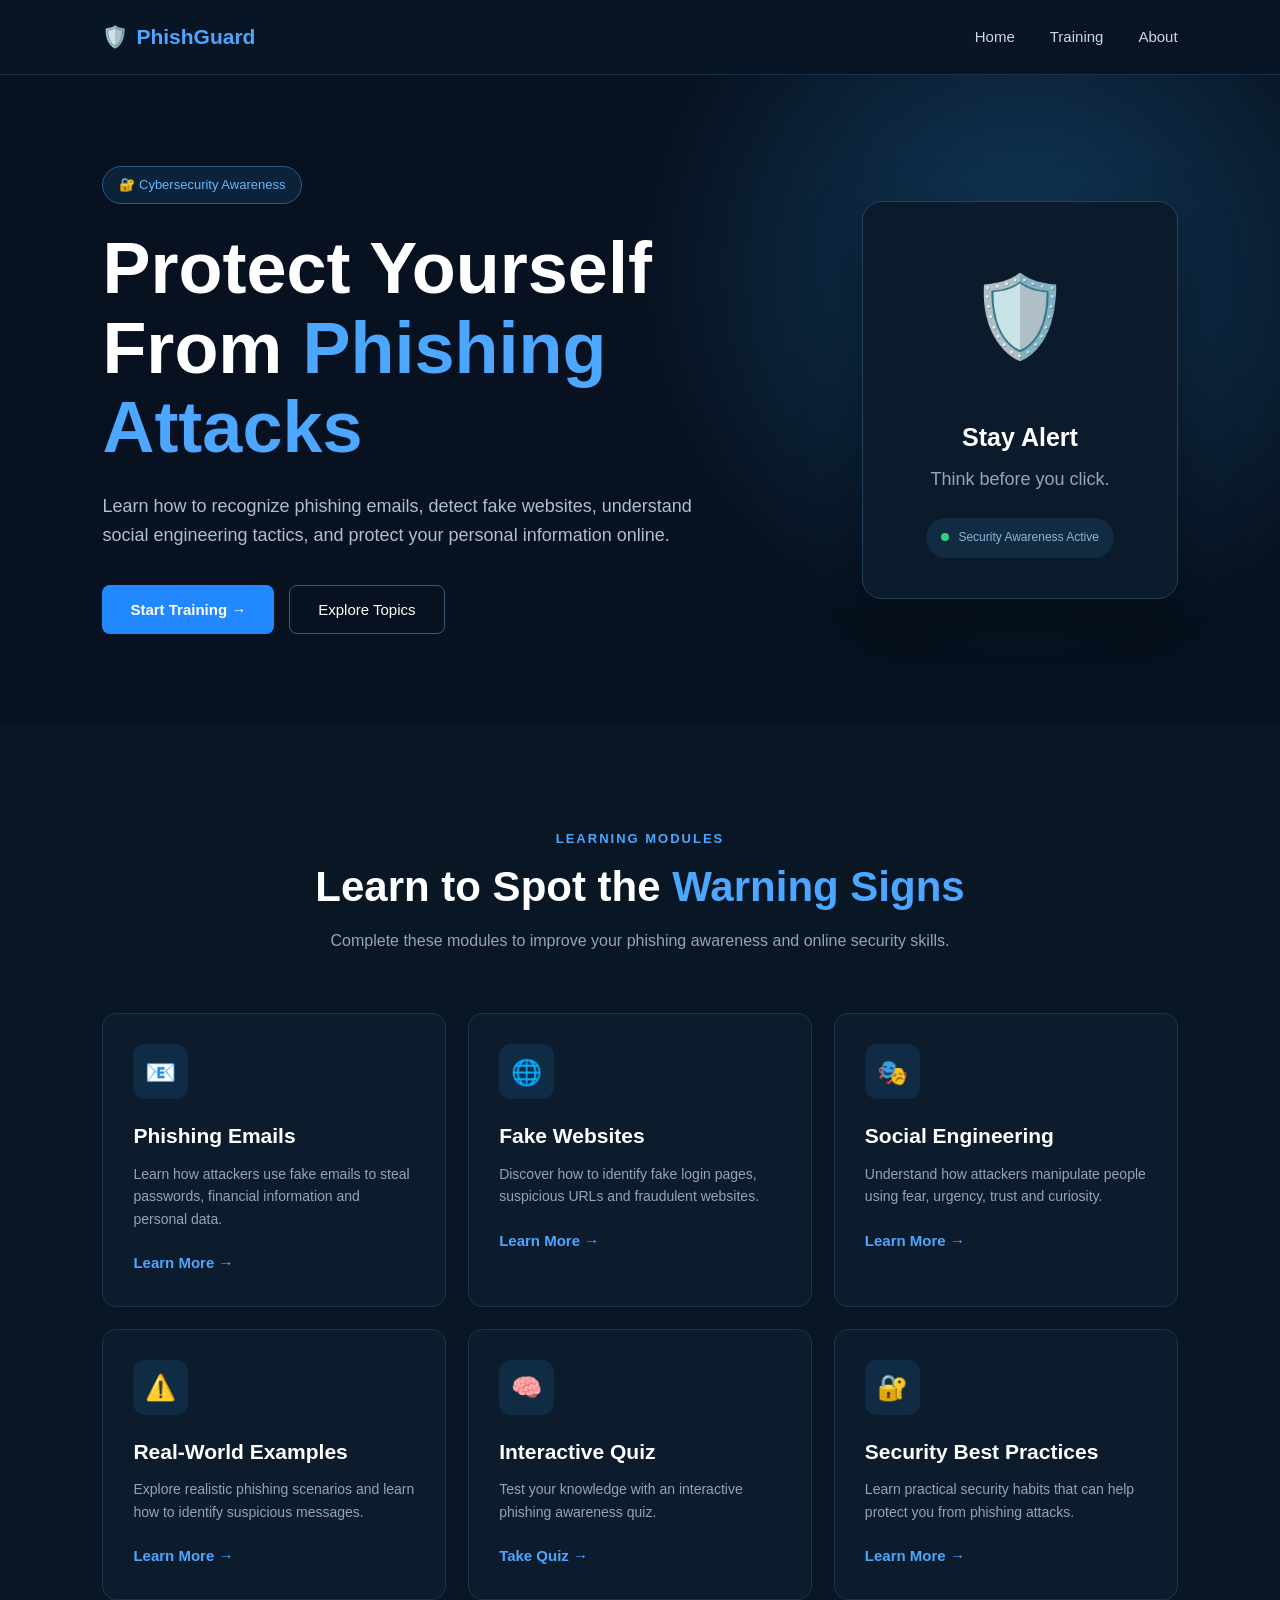
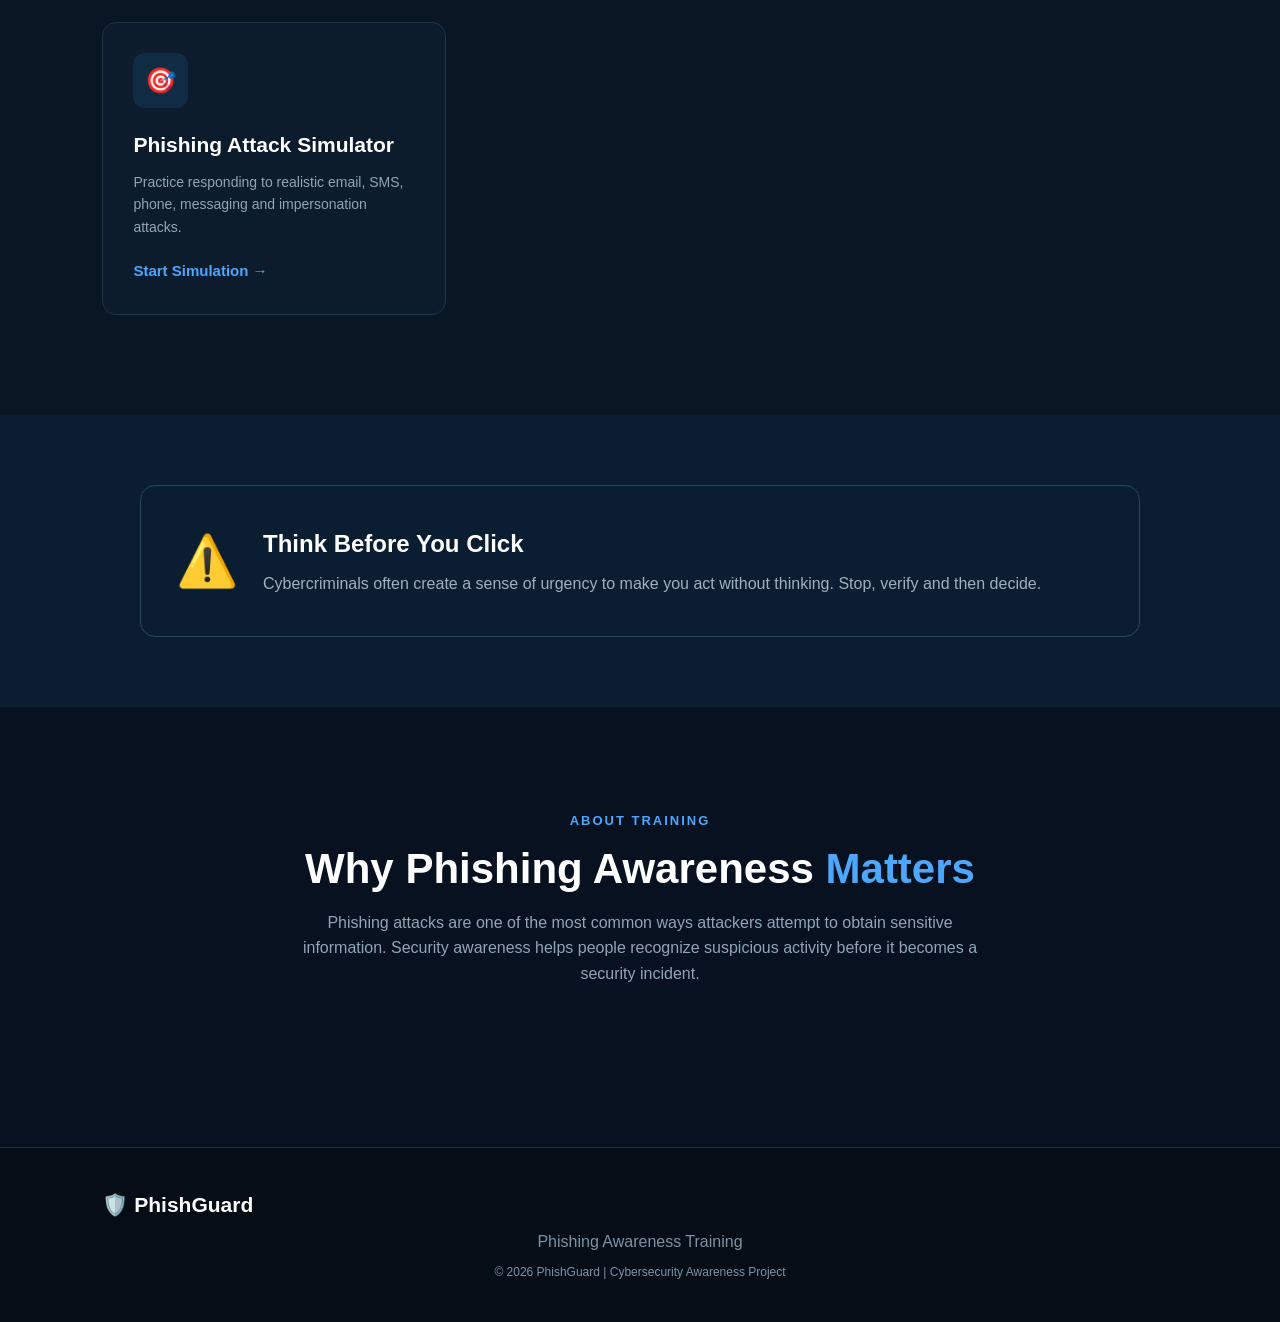
<file: codealpha_tasks/PhishGuard/index.html>
<!DOCTYPE html>
<html lang="en">
<head>
    <meta charset="UTF-8">
    <meta name="viewport" content="width=device-width, initial-scale=1.0">

    <title>Phishing Awareness Training</title>

    <link rel="stylesheet" href="css/style.css">
</head>

<body>

    <!-- Navigation -->
    <header class="navbar">

        <div class="logo">
            🛡️ <span>PhishGuard</span>
        </div>

        <nav>
            <a href="#home">Home</a>
            <a href="#training">Training</a>
            <a href="#about">About</a>
        </nav>

    </header>


    <!-- Hero Section -->
    <section class="hero" id="home">

        <div class="hero-content">

            <div class="badge">
                🔐 Cybersecurity Awareness
            </div>

            <h1>
                Protect Yourself From
                <span>Phishing Attacks</span>
            </h1>

            <p>
                Learn how to recognize phishing emails, detect fake
                websites, understand social engineering tactics,
                and protect your personal information online.
            </p>

            <div class="hero-buttons">

                <button class="primary-btn" onclick="startTraining()">
                    Start Training →
                </button>

                <button class="secondary-btn" onclick="scrollToTraining()">
                    Explore Topics
                </button>

            </div>

        </div>


        <!-- Security Illustration -->
        <div class="security-card">

            <div class="shield">
                🛡️
            </div>

            <h3>Stay Alert</h3>

            <p>
                Think before you click.
            </p>

            <div class="security-status">
                <span class="status-dot"></span>
                Security Awareness Active
            </div>

        </div>

    </section>


    <!-- Training Section -->
    <section class="training" id="training">

        <div class="section-title">

            <span>LEARNING MODULES</span>

            <h2>
                Learn to Spot the
                <span>Warning Signs</span>
            </h2>

            <p>
                Complete these modules to improve your phishing
                awareness and online security skills.
            </p>

        </div>


        <div class="cards">

            <!-- Card 1 -->
            <div class="training-card">

                <div class="card-icon">
                    📧
                </div>

                <h3>Phishing Emails</h3>

                <p>
                    Learn how attackers use fake emails to steal
                    passwords, financial information and personal data.
                </p>

                <button onclick="openModule('email-phishing.html')">
                    Learn More →
                </button>

            </div>


            <!-- Card 2 -->
            <div class="training-card">

                <div class="card-icon">
                    🌐
                </div>

                <h3>Fake Websites</h3>

                <p>
                    Discover how to identify fake login pages,
                    suspicious URLs and fraudulent websites.
                </p>

                <button onclick="openModule('fake-websites.html')">
                    Learn More →
                </button>

            </div>


            <!-- Card 3 -->
            <div class="training-card">

                <div class="card-icon">
                    🎭
                </div>

                <h3>Social Engineering</h3>

                <p>
                    Understand how attackers manipulate people
                    using fear, urgency, trust and curiosity.
                </p>

                <button onclick="openModule('social-engineering.html')">
                    Learn More →
                </button>

            </div>


            <!-- Card 4 -->
            <div class="training-card">

                <div class="card-icon">
                    ⚠️
                </div>

                <h3>Real-World Examples</h3>

                <p>
                    Explore realistic phishing scenarios and
                    learn how to identify suspicious messages.
                </p>

                <button onclick="openModule('examples.html')">
                    Learn More →
                </button>

            </div>


            <!-- Card 5 -->
            <div class="training-card">

                <div class="card-icon">
                    🧠
                </div>

                <h3>Interactive Quiz</h3>

                <p>
                    Test your knowledge with an interactive
                    phishing awareness quiz.
                </p>

                <button onclick="openModule('quiz.html')">
                    Take Quiz →
                </button>

            </div>


            <!-- Card 6 -->
            <div class="training-card">

                <div class="card-icon">
                    🔐
                </div>

                <h3>Security Best Practices</h3>

                <p>
                    Learn practical security habits that can
                    help protect you from phishing attacks.
                </p>

                <button onclick="openModule('best-practices.html')">
                    Learn More →
                </button>

            </div>

            <!-- Phase 7: Attack Simulator -->

            <div class="training-card">

                <div class="card-icon">
                    🎯
                </div>

                <h3>
                    Phishing Attack Simulator
                </h3>

                <p>
                    Practice responding to realistic
                    email, SMS, phone, messaging and
                    impersonation attacks.
                </p>

                <button
                    onclick="window.location.href='attack-simulator.html'"
                >
                    Start Simulation →
                </button>

            </div>

        </div>

    </section>


    <!-- Awareness Section -->
    <section class="awareness">

        <div class="awareness-content">

            <div class="warning-icon">
                ⚠️
            </div>

            <div>

                <h2>
                    Think Before You Click
                </h2>

                <p>
                    Cybercriminals often create a sense of urgency
                    to make you act without thinking. Stop, verify
                    and then decide.
                </p>

            </div>

        </div>

    </section>


    <!-- About -->
    <section class="about" id="about">

        <div class="section-title">

            <span>ABOUT TRAINING</span>

            <h2>
                Why Phishing Awareness
                <span>Matters</span>
            </h2>

            <p>
                Phishing attacks are one of the most common ways
                attackers attempt to obtain sensitive information.
                Security awareness helps people recognize suspicious
                activity before it becomes a security incident.
            </p>

        </div>

    </section>


    <!-- Footer -->
    <footer>

        <div class="logo">
            🛡️ PhishGuard
        </div>

        <p>
            Phishing Awareness Training
        </p>

        <p class="copyright">
            © 2026 PhishGuard | Cybersecurity Awareness Project
        </p>

    </footer>


    <script src="js/script.js"></script>

</body>
</html>
</file>
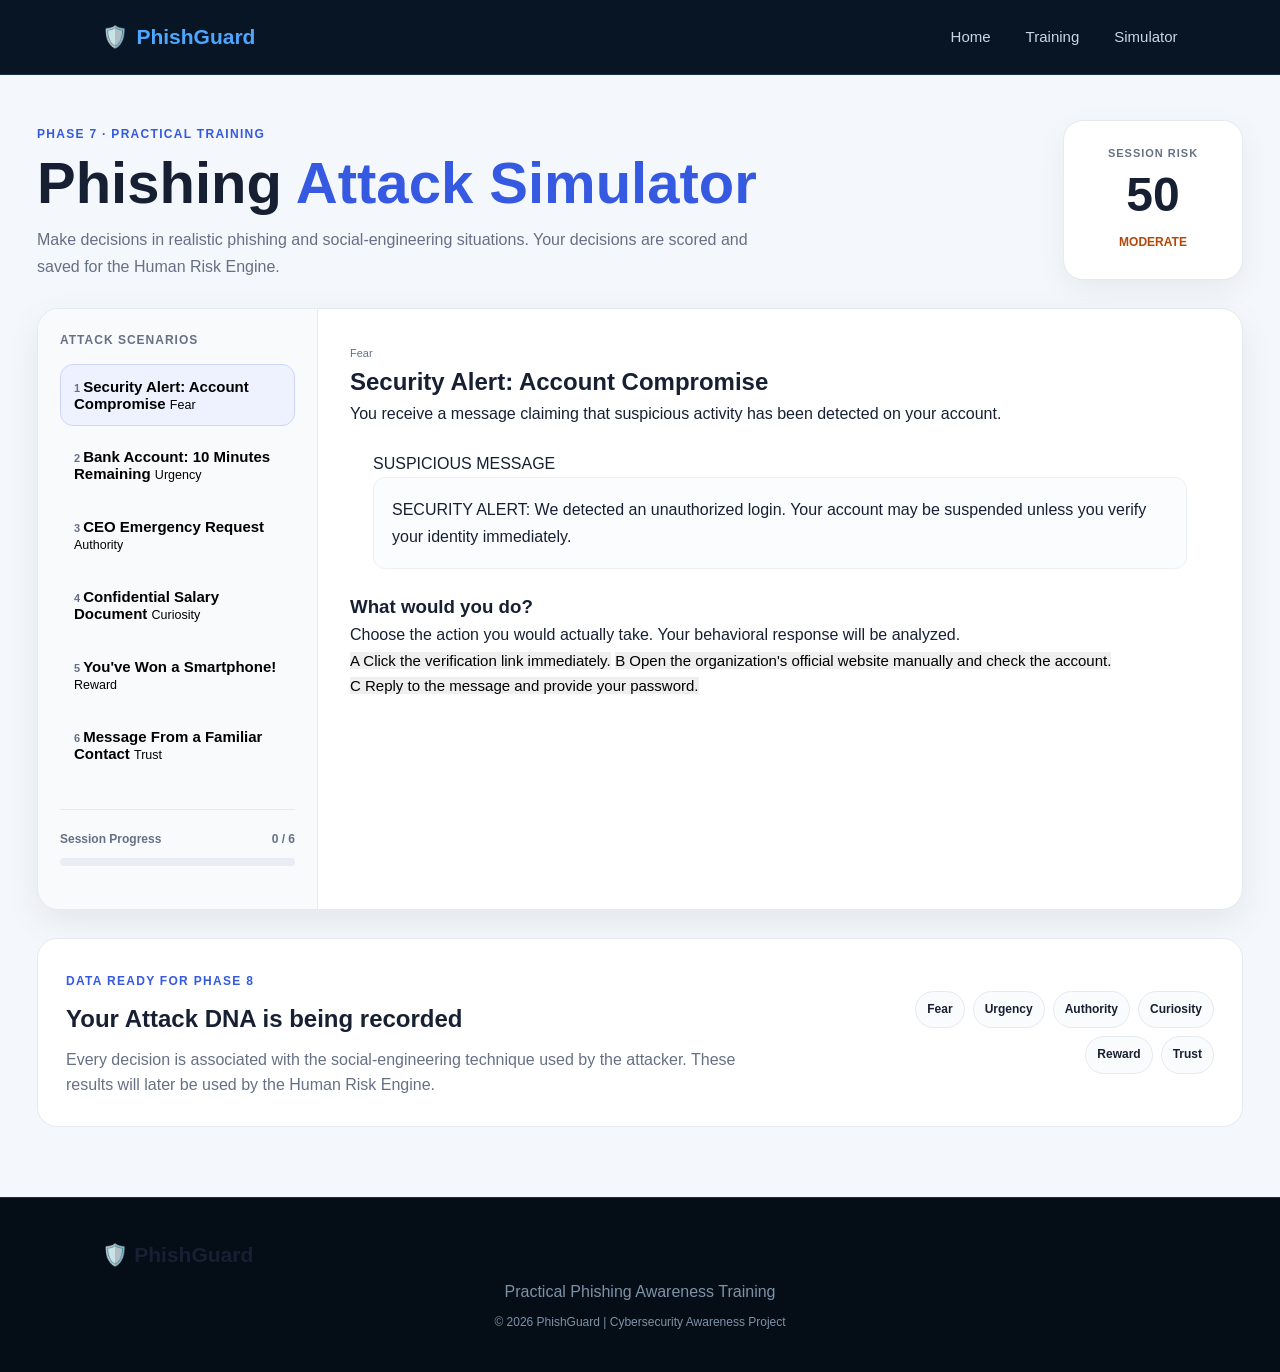
<file: codealpha_tasks/PhishGuard/attack-simulator.html>
<!DOCTYPE html>
<html lang="en">
<head>
    <meta charset="UTF-8">
    <meta name="viewport" content="width=device-width, initial-scale=1.0">

    <title>Attack Simulator | PhishGuard</title>

    <!-- Your existing CSS -->
    <link rel="stylesheet" href="css/style.css">

    <!-- Phase 7 CSS -->
    <link rel="stylesheet" href="css/attack-simulator.css">
</head>

<body>

<header class="navbar">

    <div class="logo">
        🛡️ <span>PhishGuard</span>
    </div>

    <nav>
        <a href="index.html">Home</a>
        <a href="index.html#training">Training</a>
        <a href="attack-simulator.html" class="active-link">
            Simulator
        </a>
    </nav>

</header>


<main class="simulator-page">

    <!-- HERO -->

    <section class="sim-hero">

        <div>

            <span class="eyebrow">
                PHASE 7 · PRACTICAL TRAINING
            </span>

            <h1>
                Phishing
                <span>Attack Simulator</span>
            </h1>

            <p>
                Make decisions in realistic phishing and
                social-engineering situations. Your decisions
                are scored and saved for the Human Risk Engine.
            </p>

        </div>


        <div class="sim-status">

            <div class="status-label">
                SESSION RISK
            </div>

            <strong id="riskScore">
                50
            </strong>

            <span id="riskLevel">
                MODERATE
            </span>

        </div>

    </section>



    <!-- SIMULATOR -->

    <section class="sim-shell">


        <!-- SIDEBAR -->

        <aside class="scenario-sidebar">

            <div class="sidebar-title">
                ATTACK SCENARIOS
            </div>

            <div id="scenarioList"></div>


            <div class="progress-box">

                <div class="progress-label">

                    <span>
                        Session Progress
                    </span>

                    <span id="progressText">
                        0 / 5
                    </span>

                </div>


                <div class="progress-track">

                    <div id="progressBar"></div>

                </div>

            </div>

        </aside>



        <!-- MAIN SCENARIO -->

        <section class="scenario-panel">

            <div id="scenarioContent"></div>

        </section>

    </section>



    <!-- PHASE 8 PREVIEW -->

    <section class="dna-preview">

        <div>

            <span class="eyebrow">
                DATA READY FOR PHASE 8
            </span>

            <h2>
                Your Attack DNA is being recorded
            </h2>

            <p>
                Every decision is associated with the
                social-engineering technique used by the
                attacker. These results will later be used
                by the Human Risk Engine.
            </p>

        </div>


        <div class="dna-chips">

            <span>Fear</span>
            <span>Urgency</span>
            <span>Authority</span>
            <span>Curiosity</span>
            <span>Reward</span>
            <span>Trust</span>

        </div>

    </section>

</main>



<footer>

    <div class="logo">
        🛡️ PhishGuard
    </div>

    <p>
        Practical Phishing Awareness Training
    </p>

    <p class="copyright">
        © 2026 PhishGuard | Cybersecurity Awareness Project
    </p>

</footer>



<!-- Phase 7 JavaScript -->
<!-- Human Risk Engine -->
<script src="js/human-risk-engine.js"></script>

<!-- Phase 7 + Phase 8.3 Attack Simulator -->
<script src="js/attack-simulator.js"></script>
</body>
</html>
</file>
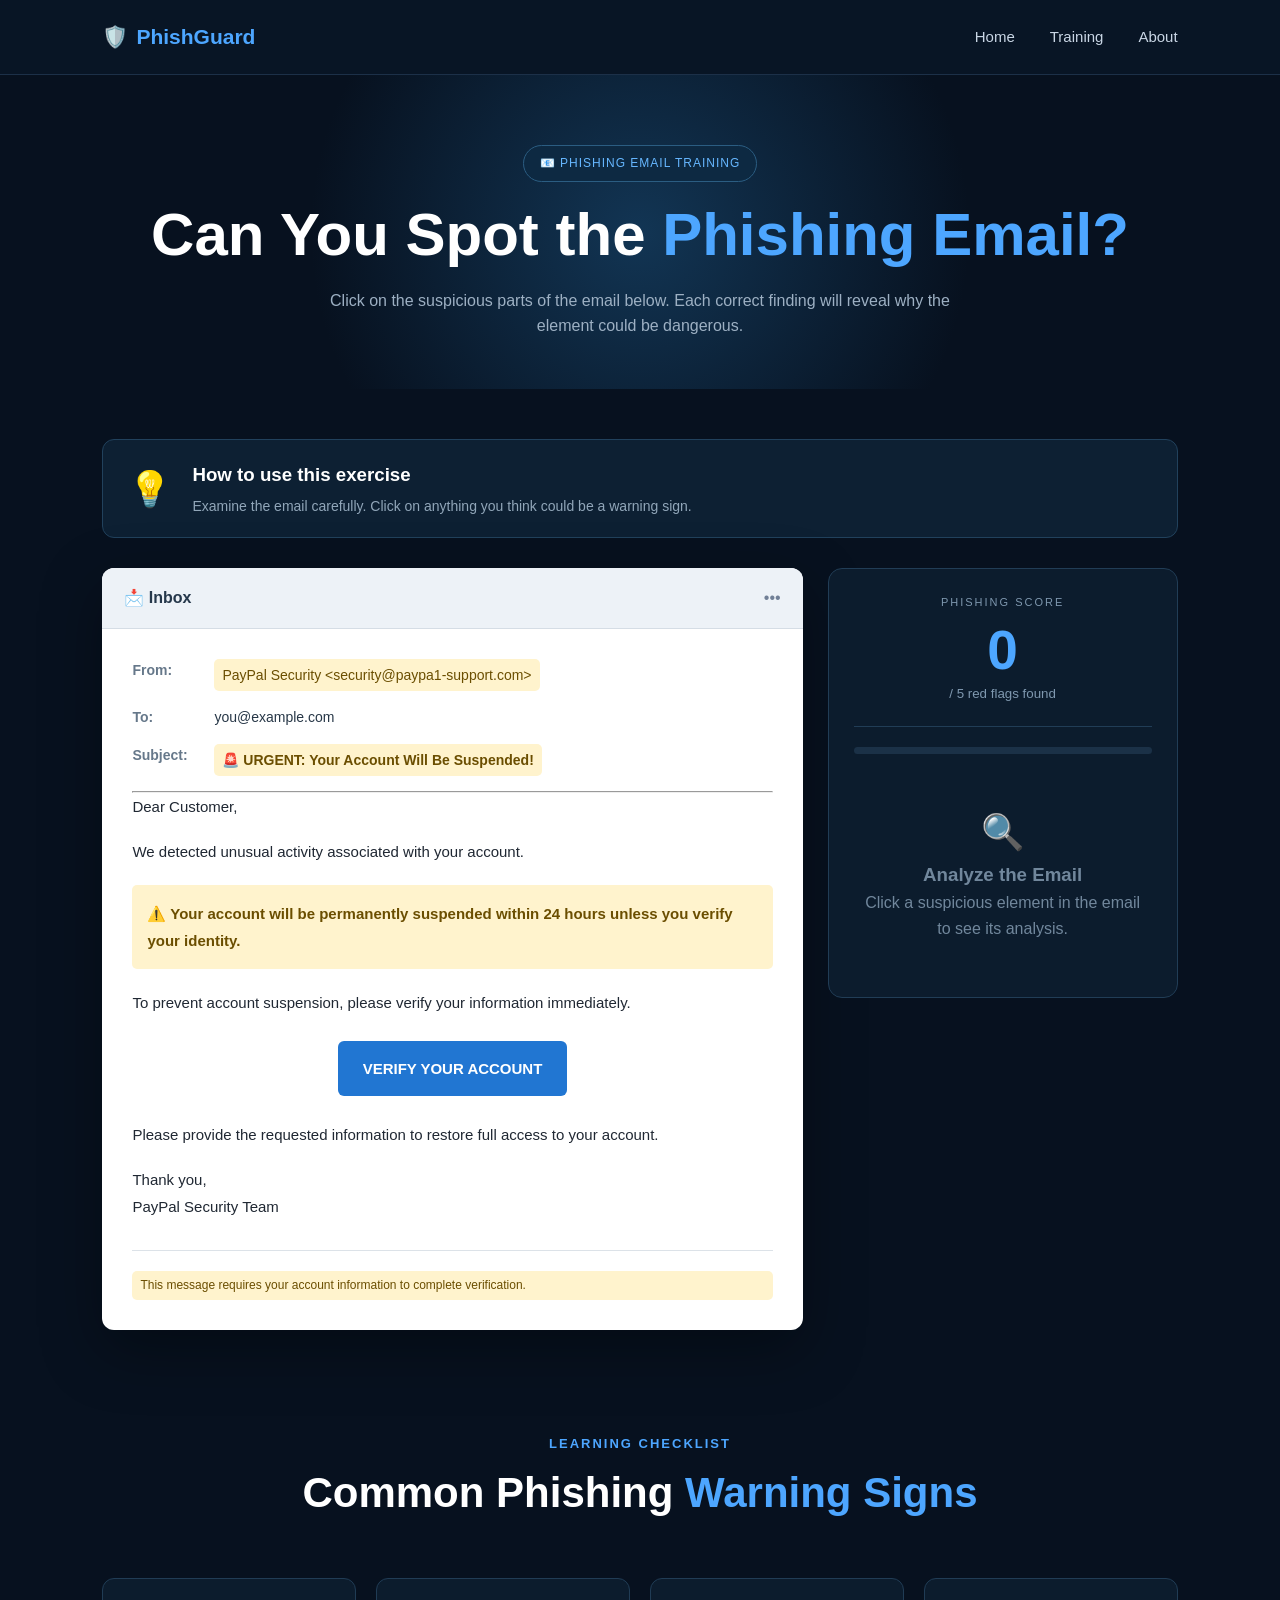
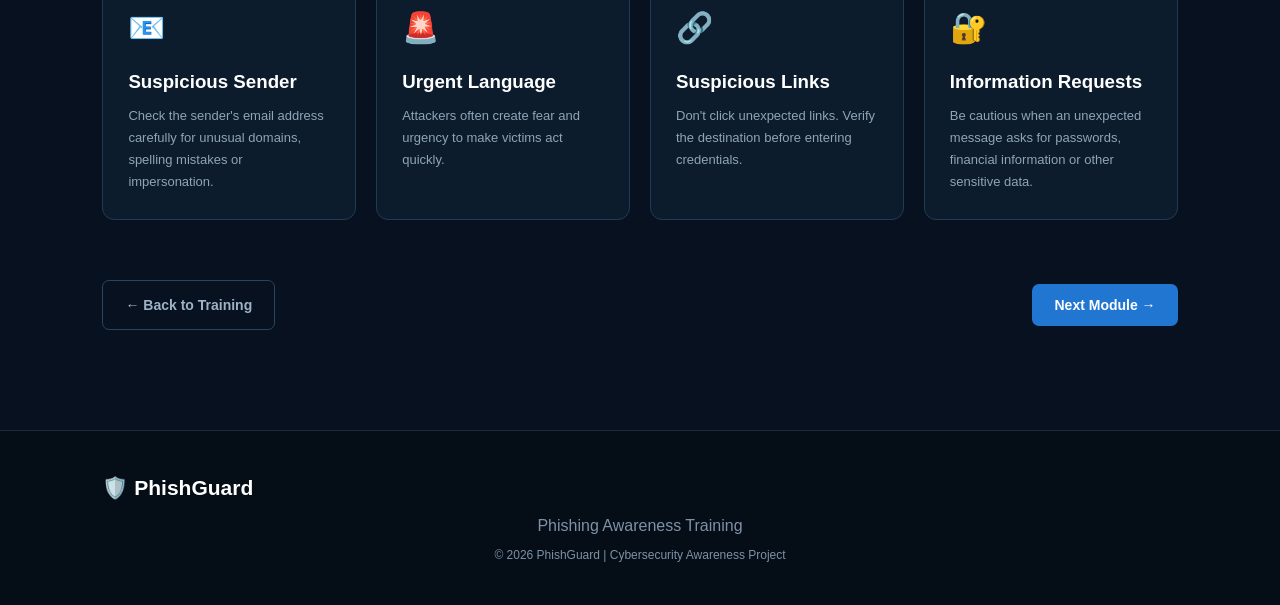
<file: codealpha_tasks/PhishGuard/email-phishing.html>
<!DOCTYPE html>
<html lang="en">

<head>

    <meta charset="UTF-8">

    <meta name="viewport"
          content="width=device-width, initial-scale=1.0">

    <title>Phishing Email Detection | PhishGuard</title>

    <link rel="stylesheet"
          href="css/style.css">

    <link rel="stylesheet"
          href="css/email-phishing.css">

</head>


<body>

    <!-- Navigation -->

    <header class="navbar">

        <div class="logo">
            🛡️ <span>PhishGuard</span>
        </div>

        <nav>
            <a href="index.html">Home</a>
            <a href="index.html#training">Training</a>
            <a href="index.html#about">About</a>
        </nav>

    </header>


    <!-- Page Header -->

    <section class="module-header">

        <div class="module-badge">
            📧 PHISHING EMAIL TRAINING
        </div>

        <h1>
            Can You Spot the
            <span>Phishing Email?</span>
        </h1>

        <p>
            Click on the suspicious parts of the email below.
            Each correct finding will reveal why the element
            could be dangerous.
        </p>

    </section>


    <!-- Main Training Area -->

    <main class="email-training">


        <!-- Instructions -->

        <div class="instructions">

            <div class="instruction-icon">
                💡
            </div>

            <div>

                <h3>How to use this exercise</h3>

                <p>
                    Examine the email carefully. Click on anything
                    you think could be a warning sign.
                </p>

            </div>

        </div>


        <!-- Training Layout -->

        <div class="training-layout">


            <!-- Email -->

            <div class="email-container">

                <div class="email-top">

                    <div class="email-title">
                        📩 Inbox
                    </div>

                    <div class="email-actions">
                        •••
                    </div>

                </div>


                <div class="email-content">


                    <!-- Sender -->

                    <div class="email-row">

                        <strong>From:</strong>

                        <button
                            class="clickable suspicious"
                            data-id="sender">

                            PayPal Security
                            &lt;security@paypa1-support.com&gt;

                        </button>

                    </div>


                    <!-- Recipient -->

                    <div class="email-row">

                        <strong>To:</strong>

                        <span>
                            you@example.com
                        </span>

                    </div>


                    <!-- Subject -->

                    <div class="email-row subject-row">

                        <strong>Subject:</strong>

                        <button
                            class="clickable suspicious"
                            data-id="subject">

                            🚨 URGENT: Your Account Will Be
                            Suspended!

                        </button>

                    </div>


                    <hr>


                    <!-- Email Body -->

                    <div class="email-body">

                        <p>
                            Dear Customer,
                        </p>


                        <p>

                            We detected unusual activity
                            associated with your account.

                        </p>


                        <button
                            class="clickable suspicious body-warning"
                            data-id="urgency">

                            ⚠️ Your account will be permanently
                            suspended within 24 hours unless you
                            verify your identity.

                        </button>


                        <p>

                            To prevent account suspension,
                            please verify your information
                            immediately.

                        </p>


                        <!-- Fake Link -->

                        <button
                            class="fake-link clickable suspicious"
                            data-id="link">

                            VERIFY YOUR ACCOUNT

                        </button>


                        <p>

                            Please provide the requested
                            information to restore full access
                            to your account.

                        </p>


                        <p>

                            Thank you,<br>

                            PayPal Security Team

                        </p>

                    </div>


                    <!-- Footer -->

                    <div class="email-footer">

                        <button
                            class="clickable suspicious"
                            data-id="information">

                            This message requires your account
                            information to complete verification.

                        </button>

                    </div>

                </div>

            </div>


            <!-- Analysis Panel -->

            <aside class="analysis-panel">


                <div class="score-box">

                    <span>PHISHING SCORE</span>

                    <strong id="score">
                        0
                    </strong>

                    <small>
                        / 5 red flags found
                    </small>

                </div>


                <div class="progress-container">

                    <div
                        class="progress-bar"
                        id="progressBar">
                    </div>

                </div>


                <div class="analysis-content"
                     id="analysisContent">

                    <div class="analysis-empty">

                        🔍

                        <h3>
                            Analyze the Email
                        </h3>

                        <p>
                            Click a suspicious element
                            in the email to see its analysis.
                        </p>

                    </div>

                </div>


                <!-- Completion -->

                <div
                    class="completion-message"
                    id="completionMessage">

                    <div class="completion-icon">
                        🎉
                    </div>

                    <h3>
                        Excellent Work!
                    </h3>

                    <p>
                        You identified all major warning
                        signs in this phishing email.
                    </p>

                    <button
                        onclick="resetTraining()">

                        Try Again

                    </button>

                </div>

            </aside>

        </div>


        <!-- Learning Section -->

        <section class="red-flags">

            <div class="section-title">

                <span>LEARNING CHECKLIST</span>

                <h2>
                    Common Phishing
                    <span>Warning Signs</span>
                </h2>

            </div>


            <div class="flag-grid">

                <div class="flag-card">

                    <div>📧</div>

                    <h3>
                        Suspicious Sender
                    </h3>

                    <p>
                        Check the sender's email address
                        carefully for unusual domains,
                        spelling mistakes or impersonation.
                    </p>

                </div>


                <div class="flag-card">

                    <div>🚨</div>

                    <h3>
                        Urgent Language
                    </h3>

                    <p>
                        Attackers often create fear and
                        urgency to make victims act quickly.
                    </p>

                </div>


                <div class="flag-card">

                    <div>🔗</div>

                    <h3>
                        Suspicious Links
                    </h3>

                    <p>
                        Don't click unexpected links.
                        Verify the destination before
                        entering credentials.
                    </p>

                </div>


                <div class="flag-card">

                    <div>🔐</div>

                    <h3>
                        Information Requests
                    </h3>

                    <p>
                        Be cautious when an unexpected
                        message asks for passwords,
                        financial information or other
                        sensitive data.
                    </p>

                </div>

            </div>

        </section>


        <!-- Navigation -->

        <div class="module-navigation">

            <a href="index.html"
               class="back-button">

                ← Back to Training

            </a>

            <button
                onclick="goToNextModule()"
                class="next-button">

                Next Module →

            </button>

        </div>

    </main>


    <footer>

        <div class="logo">
            🛡️ PhishGuard
        </div>

        <p>
            Phishing Awareness Training
        </p>

        <p class="copyright">
            © 2026 PhishGuard | Cybersecurity Awareness Project
        </p>

    </footer>


    <script src="js/email-phishing.js"></script>

</body>

</html>
</file>
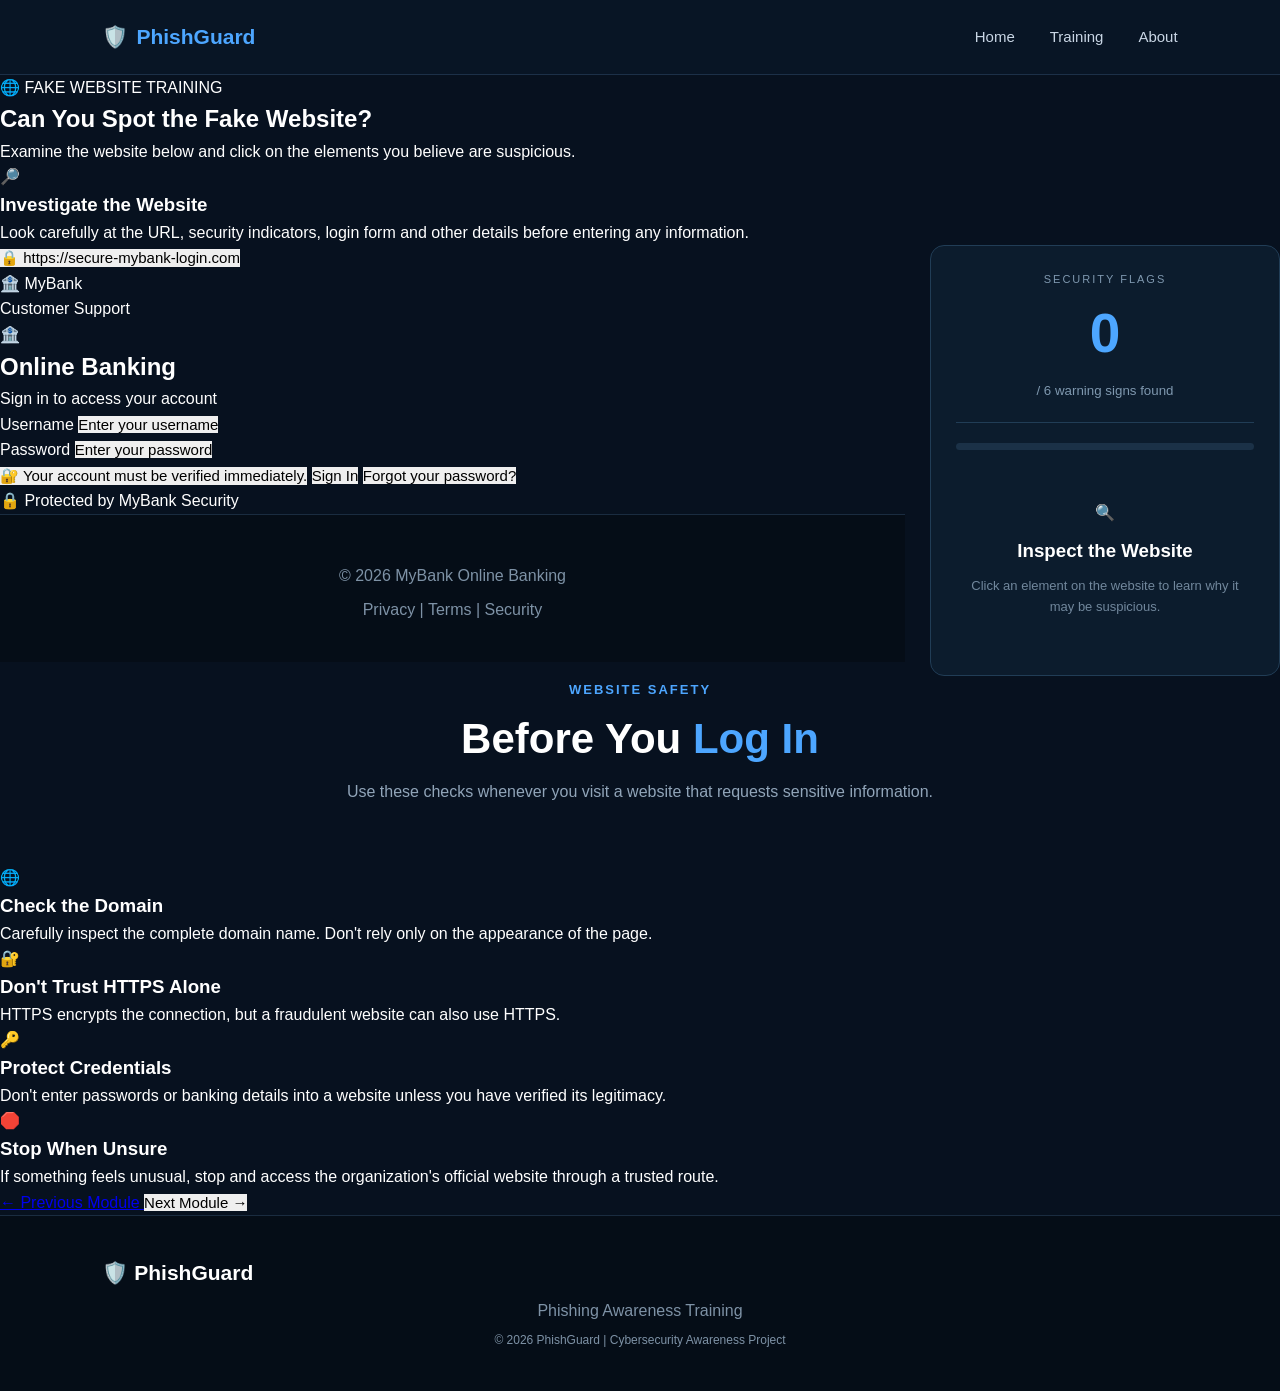
<file: codealpha_tasks/PhishGuard/fake-websites.html>
<!DOCTYPE html>
<html lang="en">

<head>

    <meta charset="UTF-8">

    <meta name="viewport"
          content="width=device-width, initial-scale=1.0">

    <title>Fake Website Detection | PhishGuard</title>

    <link rel="stylesheet" href="css/style.css">

    <link rel="stylesheet" href="css/fake-websites.css">

</head>

<body>

    <!-- Navigation -->

    <header class="navbar">

        <div class="logo">
            🛡️ <span>PhishGuard</span>
        </div>

        <nav>
            <a href="index.html">Home</a>
            <a href="index.html#training">Training</a>
            <a href="index.html#about">About</a>
        </nav>

    </header>


    <!-- Header -->

    <section class="module-header">

        <div class="module-badge">
            🌐 FAKE WEBSITE TRAINING
        </div>

        <h1>
            Can You Spot the
            <span>Fake Website?</span>
        </h1>

        <p>
            Examine the website below and click on the
            elements you believe are suspicious.
        </p>

    </section>


    <!-- Main -->

    <main class="website-training">


        <!-- Instructions -->

        <div class="instructions">

            <div class="instruction-icon">
                🔎
            </div>

            <div>

                <h3>
                    Investigate the Website
                </h3>

                <p>
                    Look carefully at the URL, security indicators,
                    login form and other details before entering
                    any information.
                </p>

            </div>

        </div>


        <!-- Training Layout -->

        <div class="website-layout">


            <!-- Fake Browser -->

            <div class="browser-window">


                <!-- Browser Bar -->

                <div class="browser-bar">

                    <div class="browser-buttons">

                        <span></span>
                        <span></span>
                        <span></span>

                    </div>


                    <!-- URL -->

                    <button
                        class="browser-url clickable"
                        data-id="url">

                        🔒
                        https://secure-mybank-login.com

                    </button>

                </div>


                <!-- Website -->

                <div class="fake-bank-site">


                    <!-- Website Header -->

                    <header class="bank-header">

                        <div class="bank-logo">
                            🏦 MyBank
                        </div>

                        <div class="bank-support">
                            Customer Support
                        </div>

                    </header>


                    <!-- Login Area -->

                    <div class="login-area">

                        <div class="login-card">


                            <div class="bank-icon">
                                🏦
                            </div>


                            <h2>
                                Online Banking
                            </h2>

                            <p class="login-subtitle">
                                Sign in to access your account
                            </p>


                            <!-- Username -->

                            <div class="input-group">

                                <label>
                                    Username
                                </label>

                                <button
                                    class="fake-input clickable"
                                    data-id="login-form">

                                    Enter your username

                                </button>

                            </div>


                            <!-- Password -->

                            <div class="input-group">

                                <label>
                                    Password
                                </label>

                                <button
                                    class="fake-input clickable"
                                    data-id="password">

                                    Enter your password

                                </button>

                            </div>


                            <!-- Fake Security Message -->

                            <button
                                class="security-warning clickable"
                                data-id="security">

                                🔐 Your account must be
                                verified immediately.

                            </button>


                            <!-- Login -->

                            <button
                                class="login-button clickable"
                                data-id="login-button">

                                Sign In

                            </button>


                            <!-- Forgot Password -->

                            <button
                                class="forgot-link clickable"
                                data-id="forgot-password">

                                Forgot your password?

                            </button>


                            <div class="login-footer">

                                🔒 Protected by MyBank Security

                            </div>

                        </div>

                    </div>


                    <!-- Website Footer -->

                    <footer class="bank-footer">

                        <p>
                            © 2026 MyBank Online Banking
                        </p>

                        <p>
                            Privacy | Terms | Security
                        </p>

                    </footer>

                </div>

            </div>


            <!-- Analysis Panel -->

            <aside class="analysis-panel">


                <div class="score-box">

                    <span>
                        SECURITY FLAGS
                    </span>

                    <strong id="score">
                        0
                    </strong>

                    <small>
                        / 6 warning signs found
                    </small>

                </div>


                <div class="progress-container">

                    <div
                        class="progress-bar"
                        id="progressBar">
                    </div>

                </div>


                <div
                    class="analysis-content"
                    id="analysisContent">

                    <div class="analysis-empty">

                        🔍

                        <h3>
                            Inspect the Website
                        </h3>

                        <p>
                            Click an element on the website
                            to learn why it may be suspicious.
                        </p>

                    </div>

                </div>


                <!-- Completion -->

                <div
                    class="completion-message"
                    id="completionMessage">

                    <div class="completion-icon">
                        🎉
                    </div>

                    <h3>
                        Great Investigation!
                    </h3>

                    <p>
                        You found all the major warning
                        signs on this fake website.
                    </p>

                    <button onclick="resetWebsiteTraining()">
                        Try Again
                    </button>

                </div>

            </aside>

        </div>


        <!-- Safety Tips -->

        <section class="website-tips">

            <div class="section-title">

                <span>
                    WEBSITE SAFETY
                </span>

                <h2>
                    Before You
                    <span>Log In</span>
                </h2>

                <p>
                    Use these checks whenever you visit a
                    website that requests sensitive information.
                </p>

            </div>


            <div class="tips-grid">


                <div class="tip-card">

                    <div class="tip-icon">
                        🌐
                    </div>

                    <h3>
                        Check the Domain
                    </h3>

                    <p>
                        Carefully inspect the complete domain
                        name. Don't rely only on the appearance
                        of the page.
                    </p>

                </div>


                <div class="tip-card">

                    <div class="tip-icon">
                        🔐
                    </div>

                    <h3>
                        Don't Trust HTTPS Alone
                    </h3>

                    <p>
                        HTTPS encrypts the connection, but a
                        fraudulent website can also use HTTPS.
                    </p>

                </div>


                <div class="tip-card">

                    <div class="tip-icon">
                        🔑
                    </div>

                    <h3>
                        Protect Credentials
                    </h3>

                    <p>
                        Don't enter passwords or banking details
                        into a website unless you have verified
                        its legitimacy.
                    </p>

                </div>


                <div class="tip-card">

                    <div class="tip-icon">
                        🛑
                    </div>

                    <h3>
                        Stop When Unsure
                    </h3>

                    <p>
                        If something feels unusual, stop and
                        access the organization's official website
                        through a trusted route.
                    </p>

                </div>

            </div>

        </section>


        <!-- Navigation -->

        <div class="module-navigation">

            <a
                href="email-phishing.html"
                class="back-button">

                ← Previous Module

            </a>


            <button
                class="next-button"
                onclick="goToNextModule()">

                Next Module →

            </button>

        </div>

    </main>


    <!-- Footer -->

    <footer>

        <div class="logo">
            🛡️ PhishGuard
        </div>

        <p>
            Phishing Awareness Training
        </p>

        <p class="copyright">
            © 2026 PhishGuard | Cybersecurity Awareness Project
        </p>

    </footer>


    <script src="js/fake-websites.js"></script>

</body>

</html>
</file>
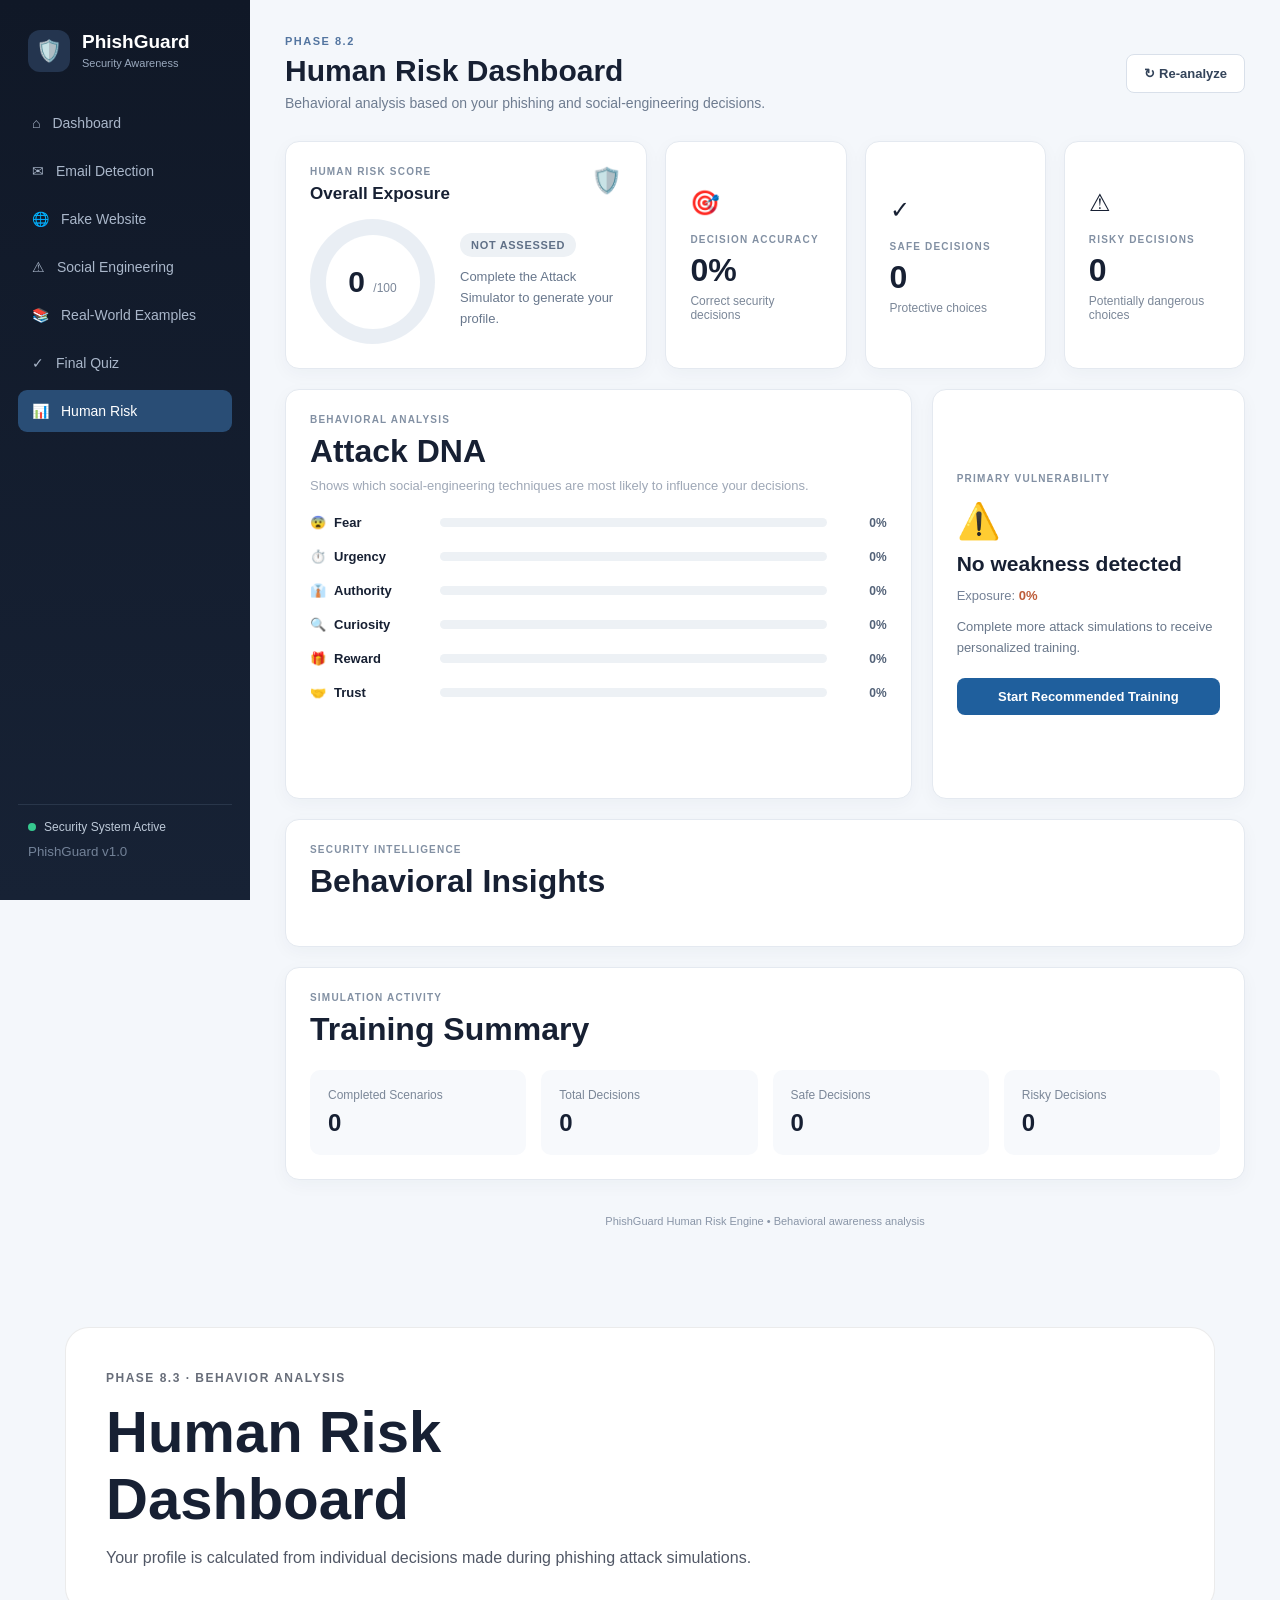
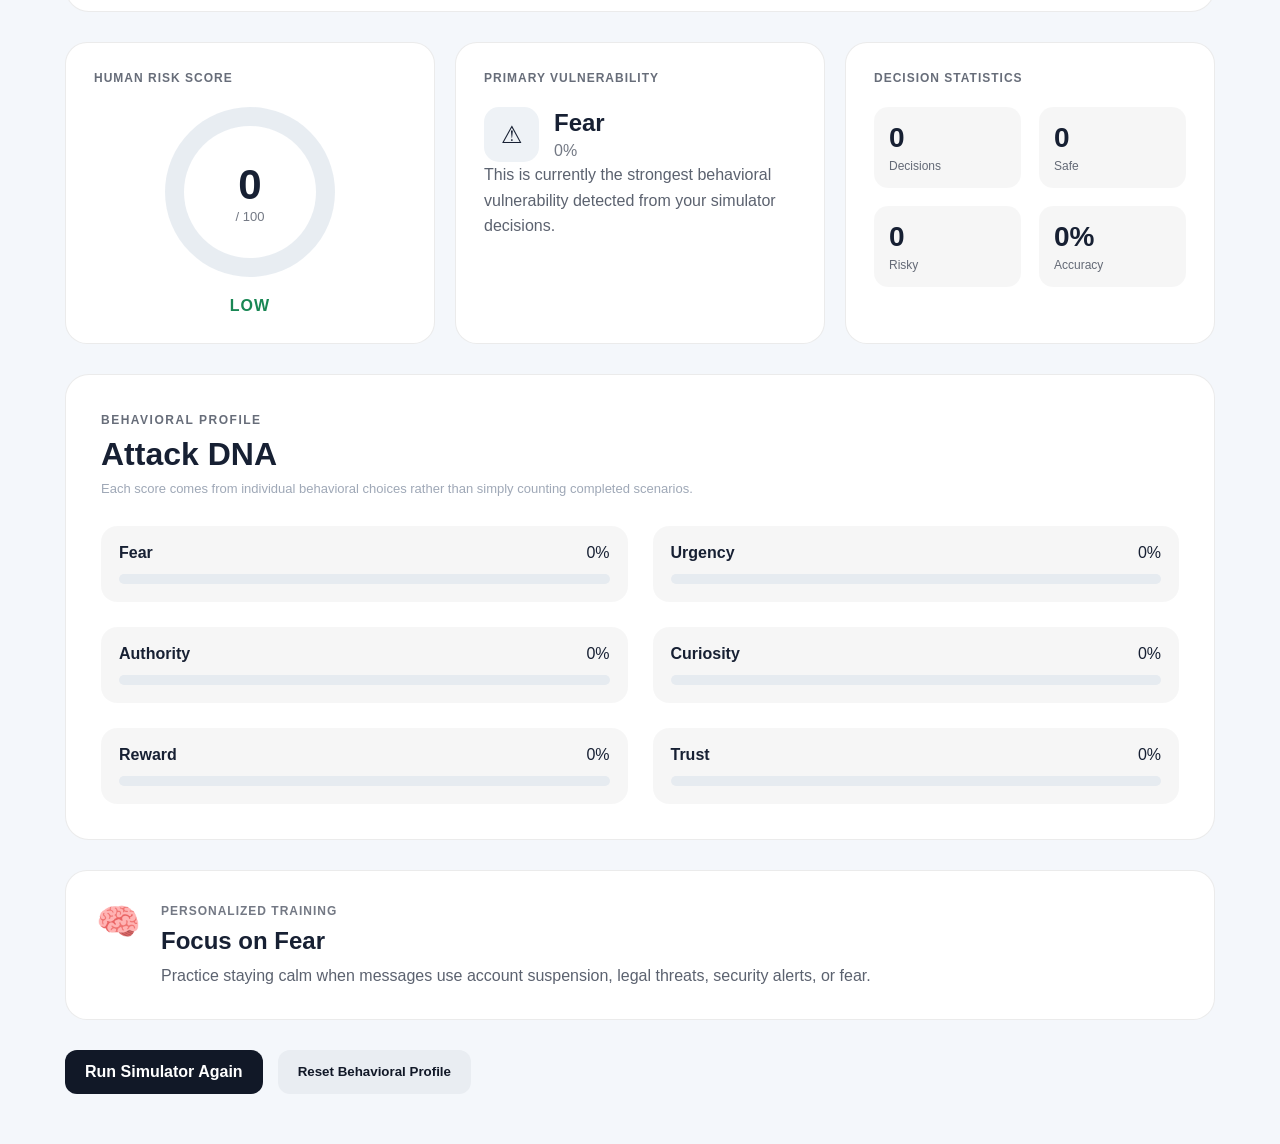
<file: codealpha_tasks/PhishGuard/human-risk-dashboard.html>
<!DOCTYPE html>
<html lang="en">

<head>

    <meta charset="UTF-8">

    <meta
        name="viewport"
        content="width=device-width, initial-scale=1.0"
    >

    <title>PhishGuard | Human Risk Dashboard</title>

    <link
        rel="stylesheet"
        href="css/human-risk-dashboard.css"
    >

</head>


<body>


<!-- =====================================================
     SIDEBAR
====================================================== -->

<aside class="sidebar">

    <div class="brand">

        <div class="brand-icon">
            🛡️
        </div>

        <div>
            <h2>PhishGuard</h2>
            <span>Security Awareness</span>
        </div>

    </div>


    <nav>

        <a href="index.html">
            <span>⌂</span>
            Dashboard
        </a>

        <a href="phishing-email.html">
            <span>✉</span>
            Email Detection
        </a>

        <a href="fake-website.html">
            <span>🌐</span>
            Fake Website
        </a>

        <a href="social-engineering.html">
            <span>⚠</span>
            Social Engineering
        </a>

        <a href="real-world-examples.html">
            <span>📚</span>
            Real-World Examples
        </a>

        <a href="quiz.html">
            <span>✓</span>
            Final Quiz
        </a>

        <a
            href="human-risk-dashboard.html"
            class="active"
        >
            <span>📊</span>
            Human Risk
        </a>

    </nav>


    <div class="sidebar-footer">

        <div class="security-status">

            <span class="status-dot"></span>

            Security System Active

        </div>

        <small>
            PhishGuard v1.0
        </small>

    </div>

</aside>



<!-- =====================================================
     MAIN CONTENT
====================================================== -->

<main class="main-content">


    <!-- HEADER -->

    <header class="topbar">

        <div>

            <p class="eyebrow">
                PHASE 8.2
            </p>

            <h1>
                Human Risk Dashboard
            </h1>

            <p class="subtitle">
                Behavioral analysis based on your phishing
                and social-engineering decisions.
            </p>

        </div>


        <div class="topbar-actions">

            <button
                id="refreshAnalysis"
                class="btn secondary-btn"
            >
                ↻ Re-analyze
            </button>

        </div>

    </header>



    <!-- =================================================
         RISK OVERVIEW
    ================================================== -->

    <section class="overview-grid">


        <!-- RISK SCORE -->

        <div class="card risk-card">

            <div class="card-header">

                <div>

                    <span class="card-label">
                        HUMAN RISK SCORE
                    </span>

                    <h3>
                        Overall Exposure
                    </h3>

                </div>

                <span class="shield-icon">
                    🛡️
                </span>

            </div>


            <div class="risk-score-wrapper">

                <div class="risk-circle">

                    <div>

                        <strong id="riskScore">
                            0
                        </strong>

                        <span>
                            /100
                        </span>

                    </div>

                </div>


                <div class="risk-info">

                    <div
                        id="riskLevel"
                        class="risk-badge"
                    >
                        NOT ASSESSED
                    </div>

                    <p id="riskDescription">
                        Complete the Attack Simulator
                        to generate your profile.
                    </p>

                </div>

            </div>

        </div>



        <!-- DECISION ACCURACY -->

        <div class="card stat-card">

            <div class="stat-icon">
                🎯
            </div>

            <span class="card-label">
                DECISION ACCURACY
            </span>

            <strong id="accuracy">
                0%
            </strong>

            <p>
                Correct security decisions
            </p>

        </div>



        <!-- SAFE -->

        <div class="card stat-card">

            <div class="stat-icon">
                ✓
            </div>

            <span class="card-label">
                SAFE DECISIONS
            </span>

            <strong id="safeDecisions">
                0
            </strong>

            <p>
                Protective choices
            </p>

        </div>



        <!-- RISKY -->

        <div class="card stat-card">

            <div class="stat-icon">
                ⚠
            </div>

            <span class="card-label">
                RISKY DECISIONS
            </span>

            <strong id="riskyDecisions">
                0
            </strong>

            <p>
                Potentially dangerous choices
            </p>

        </div>

    </section>



    <!-- =================================================
         ATTACK DNA
    ================================================== -->

    <section class="dashboard-grid">


        <div class="card attack-dna-card">

            <div class="section-heading">

                <div>

                    <span class="card-label">
                        BEHAVIORAL ANALYSIS
                    </span>

                    <h2>
                        Attack DNA
                    </h2>

                    <p>
                        Shows which social-engineering
                        techniques are most likely to
                        influence your decisions.
                    </p>

                </div>

            </div>


            <div class="dna-container">

                <div class="dna-bars">

                    <div class="dna-row">

                        <div class="dna-label">
                            <span>😨</span>
                            Fear
                        </div>

                        <div class="progress">
                            <div
                                id="fearBar"
                                class="progress-fill"
                            ></div>
                        </div>

                        <strong id="fearValue">
                            0%
                        </strong>

                    </div>



                    <div class="dna-row">

                        <div class="dna-label">
                            <span>⏱️</span>
                            Urgency
                        </div>

                        <div class="progress">
                            <div
                                id="urgencyBar"
                                class="progress-fill"
                            ></div>
                        </div>

                        <strong id="urgencyValue">
                            0%
                        </strong>

                    </div>



                    <div class="dna-row">

                        <div class="dna-label">
                            <span>👔</span>
                            Authority
                        </div>

                        <div class="progress">
                            <div
                                id="authorityBar"
                                class="progress-fill"
                            ></div>
                        </div>

                        <strong id="authorityValue">
                            0%
                        </strong>

                    </div>



                    <div class="dna-row">

                        <div class="dna-label">
                            <span>🔍</span>
                            Curiosity
                        </div>

                        <div class="progress">
                            <div
                                id="curiosityBar"
                                class="progress-fill"
                            ></div>
                        </div>

                        <strong id="curiosityValue">
                            0%
                        </strong>

                    </div>



                    <div class="dna-row">

                        <div class="dna-label">
                            <span>🎁</span>
                            Reward
                        </div>

                        <div class="progress">
                            <div
                                id="rewardBar"
                                class="progress-fill"
                            ></div>
                        </div>

                        <strong id="rewardValue">
                            0%
                        </strong>

                    </div>



                    <div class="dna-row">

                        <div class="dna-label">
                            <span>🤝</span>
                            Trust
                        </div>

                        <div class="progress">
                            <div
                                id="trustBar"
                                class="progress-fill"
                            ></div>
                        </div>

                        <strong id="trustValue">
                            0%
                        </strong>

                    </div>

                </div>

            </div>

        </div>



        <!-- =================================================
             PRIMARY WEAKNESS
        ================================================== -->

        <div class="card weakness-card">

            <span class="card-label">
                PRIMARY VULNERABILITY
            </span>

            <div class="weakness-icon">
                ⚠️
            </div>

            <h2 id="primaryWeakness">
                No weakness detected
            </h2>

            <div class="weakness-score">

                Exposure:
                <strong id="primaryScore">
                    0%
                </strong>

            </div>

            <p id="trainingDescription">

                Complete more attack simulations
                to receive personalized training.

            </p>

            <button
                id="trainingButton"
                class="btn primary-btn"
            >
                Start Recommended Training
            </button>

        </div>

    </section>



    <!-- =================================================
         BEHAVIOR INSIGHTS
    ================================================== -->

    <section class="card insights-card">

        <div class="section-heading">

            <div>

                <span class="card-label">
                    SECURITY INTELLIGENCE
                </span>

                <h2>
                    Behavioral Insights
                </h2>

            </div>

        </div>


        <div
            id="insightsContainer"
            class="insights-container"
        >

        </div>

    </section>



    <!-- =================================================
         ACTIVITY SUMMARY
    ================================================== -->

    <section class="card activity-card">

        <div class="section-heading">

            <div>

                <span class="card-label">
                    SIMULATION ACTIVITY
                </span>

                <h2>
                    Training Summary
                </h2>

            </div>

        </div>


        <div class="activity-grid">


            <div class="activity-item">

                <span>
                    Completed Scenarios
                </span>

                <strong id="completedScenarios">
                    0
                </strong>

            </div>


            <div class="activity-item">

                <span>
                    Total Decisions
                </span>

                <strong id="totalDecisions">
                    0
                </strong>

            </div>


            <div class="activity-item">

                <span>
                    Safe Decisions
                </span>

                <strong id="summarySafe">
                    0
                </strong>

            </div>


            <div class="activity-item">

                <span>
                    Risky Decisions
                </span>

                <strong id="summaryRisky">
                    0
                </strong>

            </div>

        </div>

    </section>



    <!-- FOOTER -->

    <footer>

        <p>
            PhishGuard Human Risk Engine
            • Behavioral awareness analysis
        </p>

    </footer>


</main>



<!-- =====================================================
     JAVASCRIPT
====================================================== -->

<script src="js/human-risk-engine.js"></script>

<script src="js/human-risk-dashboard.js"></script>


</body>

</html>
</file>
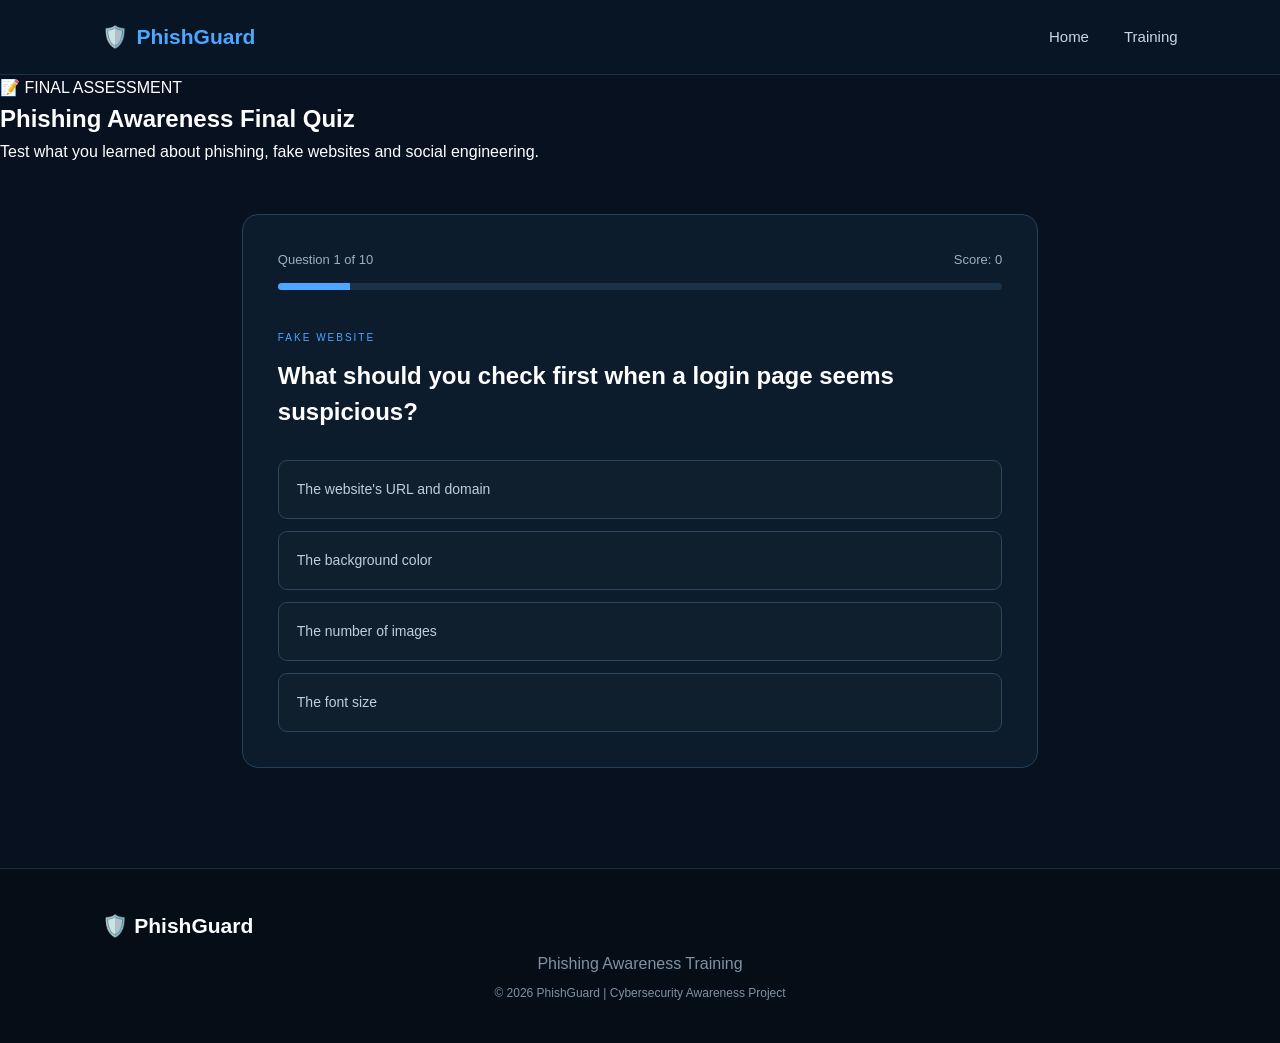
<file: codealpha_tasks/PhishGuard/quiz.html>
<!DOCTYPE html>
<html lang="en">

<head>

    <meta charset="UTF-8">

    <meta
        name="viewport"
        content="width=device-width, initial-scale=1.0">

    <title>
        Final Phishing Awareness Quiz | PhishGuard
    </title>

    <link
        rel="stylesheet"
        href="css/style.css">

    <link
        rel="stylesheet"
        href="css/quiz.css">

</head>


<body>


<header class="navbar">

    <div class="logo">

        🛡️ <span>PhishGuard</span>

    </div>


    <nav>

        <a href="index.html">
            Home
        </a>

        <a href="index.html#training">
            Training
        </a>

    </nav>

</header>



<section class="module-header">

    <div class="module-badge">

        📝 FINAL ASSESSMENT

    </div>


    <h1>

        Phishing Awareness
        <span>Final Quiz</span>

    </h1>


    <p>

        Test what you learned about phishing,
        fake websites and social engineering.

    </p>

</section>



<main class="quiz-container">


    <!-- Quiz -->

    <section
        class="quiz-card"
        id="quizCard">


        <!-- Progress -->

        <div class="quiz-top">


            <span id="questionNumber">

                Question 1 of 10

            </span>


            <span id="quizScore">

                Score: 0

            </span>


        </div>


        <div class="quiz-progress">

            <div
                id="quizProgressFill">
            </div>

        </div>



        <!-- Question -->

        <div class="question-area">


            <div
                class="question-category"
                id="questionCategory">

                PHISHING

            </div>


            <h2 id="questionText">

                Question text

            </h2>


            <div
                class="answer-options"
                id="answerOptions">

            </div>


        </div>



        <!-- Feedback -->

        <div
            class="quiz-feedback"
            id="quizFeedback">

        </div>



        <!-- Next -->

        <button
            id="nextQuestion"
            class="next-question">

            Next Question →

        </button>


    </section>



    <!-- Result -->

    <section
        class="quiz-result"
        id="quizResult">


        <div class="certificate-icon">

            🏆

        </div>


        <div class="completion-label">

            TRAINING COMPLETED

        </div>


        <h2>

            Phishing Awareness
            Assessment

        </h2>


        <div class="final-score">

            <span id="finalScore">
                0
            </span>

            <small>
                / 10
            </small>

        </div>


        <div class="percentage"
             id="percentage">

            0%

        </div>


        <div
            class="result-status"
            id="resultStatus">

        </div>


        <p id="resultMessage">

        </p>



        <!-- Review -->

        <div class="review-section">


            <h3>

                📋 Answer Review

            </h3>


            <div
                id="answerReview">

            </div>


        </div>



        <div class="certificate-box">


            <div class="certificate-border">


                <div class="certificate-logo">

                    🛡️

                </div>


                <div class="certificate-small">

                    PHISHGUARD

                </div>


                <h3>

                    CERTIFICATE OF COMPLETION

                </h3>


                <p>

                    This certifies that the learner has
                    completed the Phishing Awareness
                    Training Program.

                </p>


                <strong>

                    Phishing & Social Engineering Awareness

                </strong>


                <div class="certificate-line">

                </div>


                <small>

                    Training Assessment Completed

                </small>


            </div>

        </div>



        <div class="result-buttons">


            <button
                onclick="restartQuiz()"
                class="restart-quiz">

                🔄 Retake Quiz

            </button>


            <button
                onclick="goHome()"
                class="home-button">

                🏠 Back to Training

            </button>


        </div>


    </section>


</main>



<footer>

    <div class="logo">

        🛡️ PhishGuard

    </div>


    <p>

        Phishing Awareness Training

    </p>


    <p class="copyright">

        © 2026 PhishGuard |
        Cybersecurity Awareness Project

    </p>

</footer>


<script src="js/quiz.js"></script>

</body>

</html>
</file>
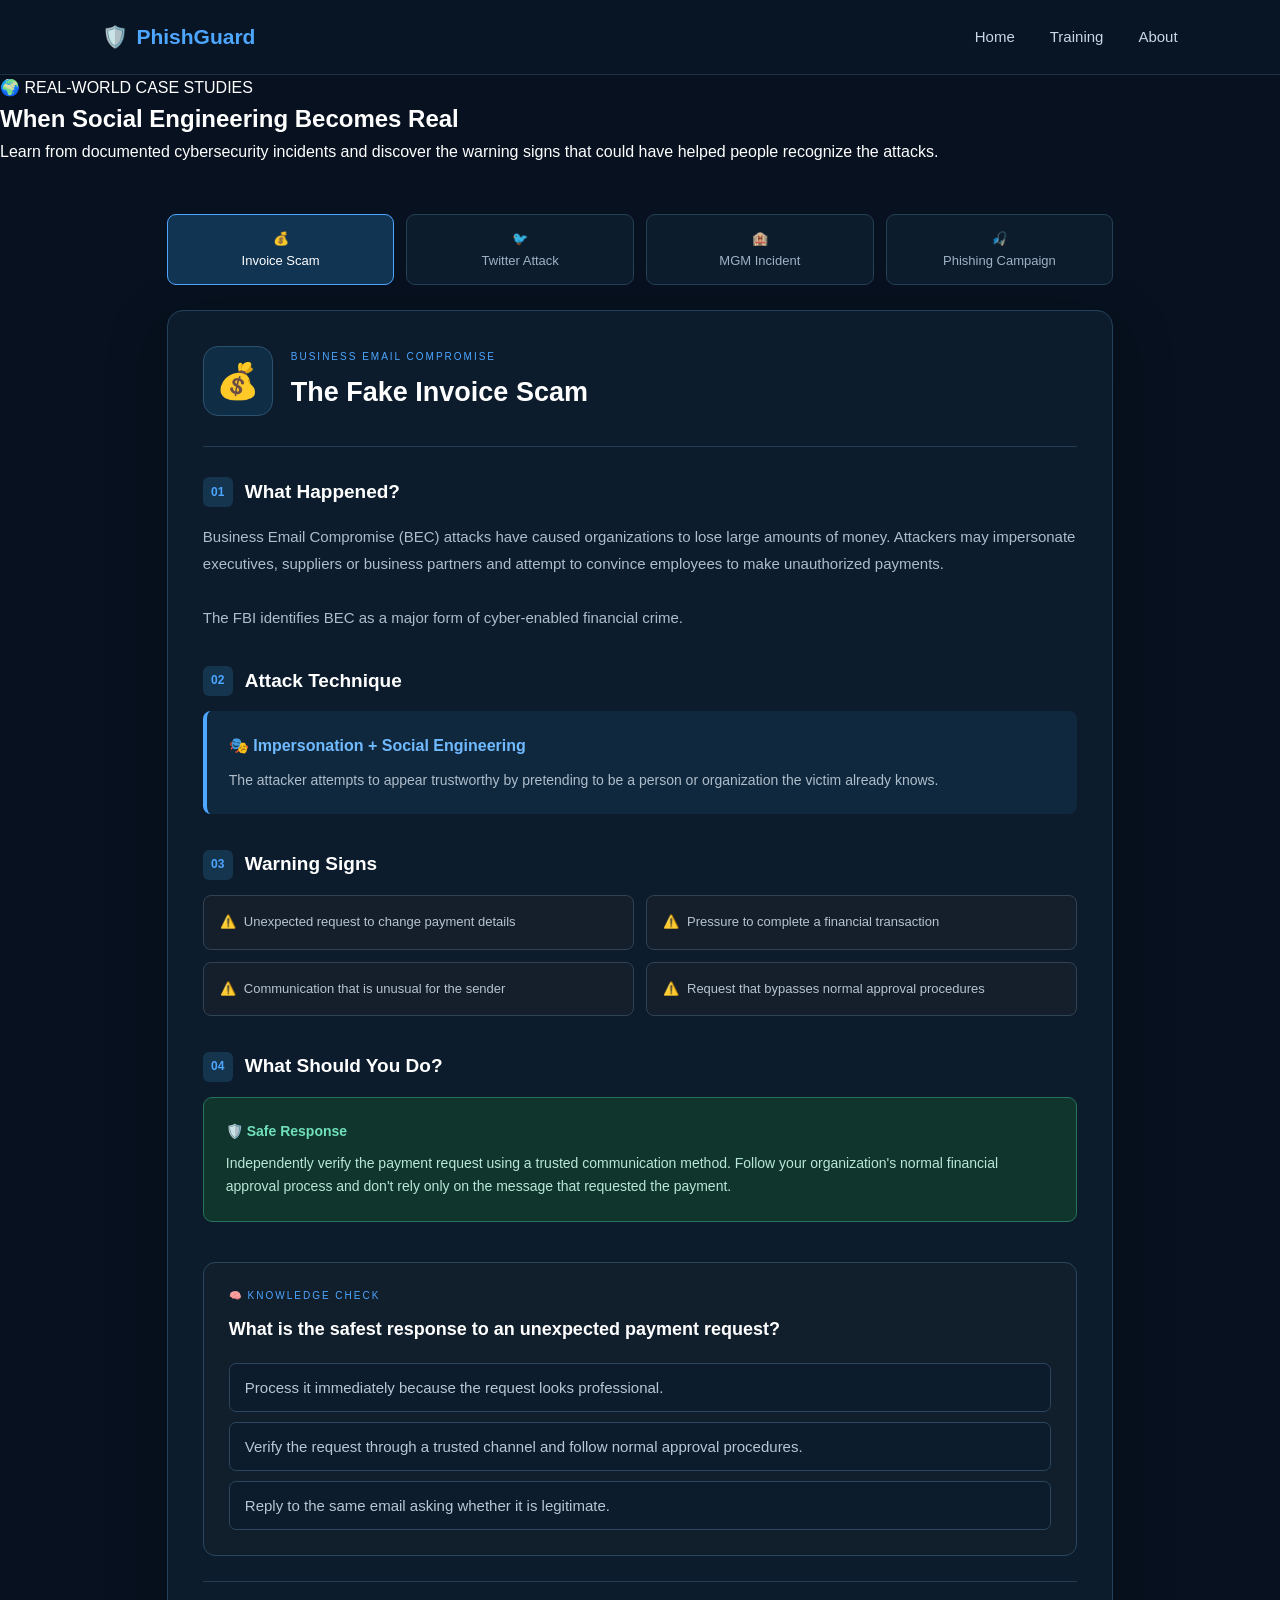
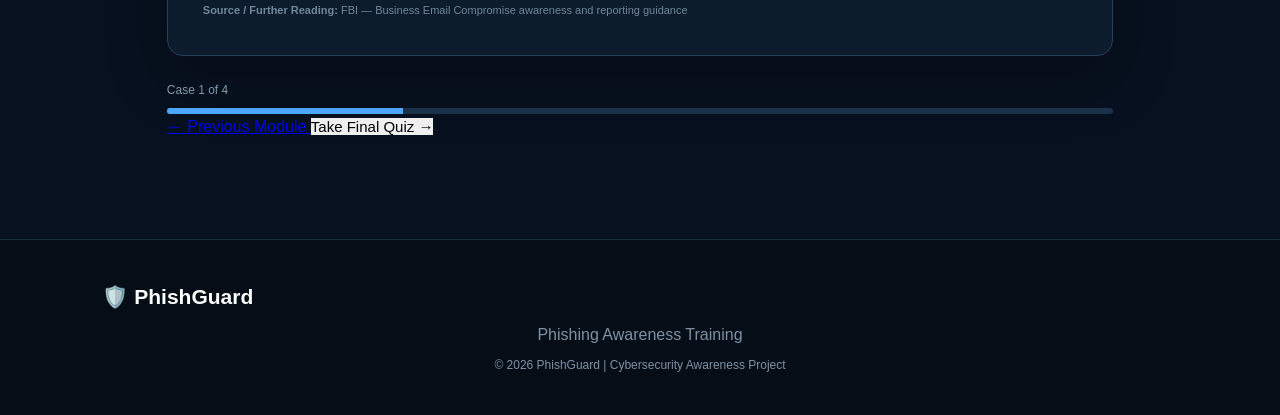
<file: codealpha_tasks/PhishGuard/real-world-examples.html>
<!DOCTYPE html>
<html lang="en">

<head>

    <meta charset="UTF-8">

    <meta name="viewport"
          content="width=device-width, initial-scale=1.0">

    <title>Real-World Examples | PhishGuard</title>

    <link rel="stylesheet"
          href="css/style.css">

    <link rel="stylesheet"
          href="css/real-world-examples.css">

</head>


<body>


    <!-- Navigation -->

    <header class="navbar">

        <div class="logo">
            🛡️ <span>PhishGuard</span>
        </div>

        <nav>

            <a href="index.html">
                Home
            </a>

            <a href="index.html#training">
                Training
            </a>

            <a href="index.html#about">
                About
            </a>

        </nav>

    </header>


    <!-- Header -->

    <section class="module-header">

        <div class="module-badge">
            🌍 REAL-WORLD CASE STUDIES
        </div>

        <h1>

            When Social Engineering
            <span>Becomes Real</span>

        </h1>

        <p>

            Learn from documented cybersecurity incidents
            and discover the warning signs that could have
            helped people recognize the attacks.

        </p>

    </section>


    <!-- Main -->

    <main class="cases-container">


        <!-- Case Navigation -->

        <div class="case-navigation">

            <button
                class="case-tab active"
                data-case="0">

                💰
                <span>Invoice Scam</span>

            </button>


            <button
                class="case-tab"
                data-case="1">

                🐦
                <span>Twitter Attack</span>

            </button>


            <button
                class="case-tab"
                data-case="2">

                🏨
                <span>MGM Incident</span>

            </button>


            <button
                class="case-tab"
                data-case="3">

                🎣
                <span>Phishing Campaign</span>

            </button>

        </div>


        <!-- Case Study -->

        <section class="case-study"
                 id="caseStudy">


            <!-- Case Header -->

            <div class="case-header">


                <div
                    class="case-number"
                    id="caseNumber">

                    CASE 01

                </div>


                <div class="case-icon"
                     id="caseIcon">

                    💰

                </div>


                <div>

                    <div
                        class="case-category"
                        id="caseCategory">

                        BUSINESS EMAIL COMPROMISE

                    </div>

                    <h2 id="caseTitle">

                        The Fake Invoice Scam

                    </h2>

                </div>

            </div>


            <!-- What Happened -->

            <div class="case-section">

                <div class="section-heading">

                    <span>
                        01
                    </span>

                    <h3>
                        What Happened?
                    </h3>

                </div>


                <p id="caseStory">

                    Cybercriminals used social engineering and
                    impersonation to deceive employees at
                    technology companies into making payments
                    to fraudulent accounts.

                </p>

            </div>


            <!-- Attack Technique -->

            <div class="case-section">

                <div class="section-heading">

                    <span>
                        02
                    </span>

                    <h3>
                        Attack Technique
                    </h3>

                </div>


                <div
                    class="technique-box"
                    id="caseTechnique">

                    <div class="technique-title">
                        🎭 Impersonation
                    </div>

                    <p>
                        Attackers pretended to be trusted
                        business contacts and used convincing
                        communication to manipulate employees.
                    </p>

                </div>

            </div>


            <!-- Warning Signs -->

            <div class="case-section">

                <div class="section-heading">

                    <span>
                        03
                    </span>

                    <h3>
                        Warning Signs
                    </h3>

                </div>


                <div
                    class="warning-grid"
                    id="warningSigns">

                </div>

            </div>


            <!-- What Should You Do -->

            <div class="case-section">

                <div class="section-heading">

                    <span>
                        04
                    </span>

                    <h3>
                        What Should You Do?
                    </h3>

                </div>


                <div
                    class="action-box"
                    id="recommendedAction">

                </div>

            </div>


            <!-- Knowledge Check -->

            <div class="knowledge-check">

                <div class="check-label">
                    🧠 KNOWLEDGE CHECK
                </div>


                <h3 id="question">

                    What is the safest response to
                    an unexpected payment request?

                </h3>


                <div
                    class="check-options"
                    id="checkOptions">

                </div>


                <div
                    class="check-feedback"
                    id="checkFeedback">

                </div>

            </div>


            <!-- Source -->

            <div class="case-source">

                <strong>
                    Source / Further Reading:
                </strong>

                <span id="caseSource">

                    FBI guidance on Business Email Compromise

                </span>

            </div>


        </section>


        <!-- Case Progress -->

        <div class="case-progress">

            <span id="caseProgressText">
                Case 1 of 4
            </span>

            <div class="case-progress-bar">

                <div
                    id="caseProgressFill">
                </div>

            </div>

        </div>


        <!-- Navigation -->

        <div class="module-navigation">

            <a
                href="social-engineering.html"
                class="back-button">

                ← Previous Module

            </a>


            <button
                class="next-button"
                onclick="goToQuiz()">

                Take Final Quiz →

            </button>

        </div>


    </main>


    <!-- Footer -->

    <footer>

        <div class="logo">
            🛡️ PhishGuard
        </div>

        <p>
            Phishing Awareness Training
        </p>

        <p class="copyright">
            © 2026 PhishGuard | Cybersecurity Awareness Project
        </p>

    </footer>


    <script src="js/real-world-examples.js"></script>

</body>

</html>
</file>
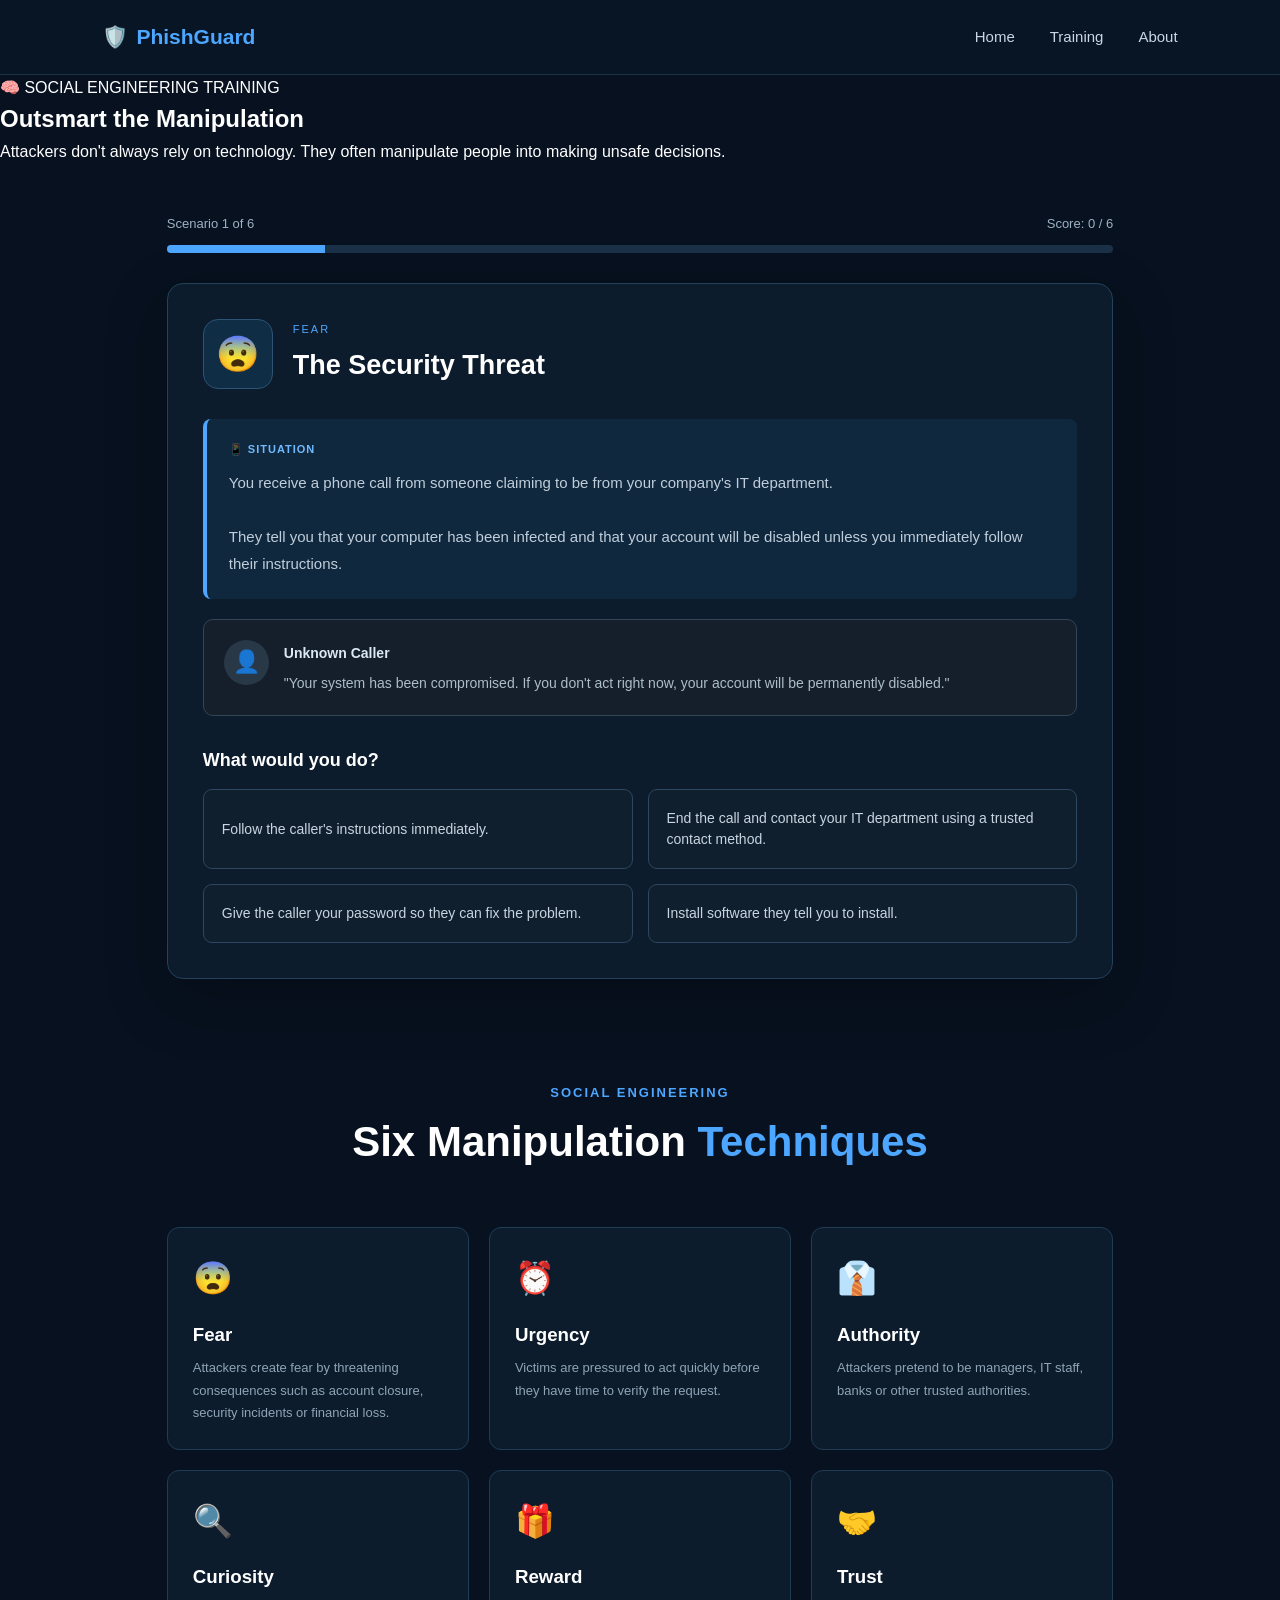
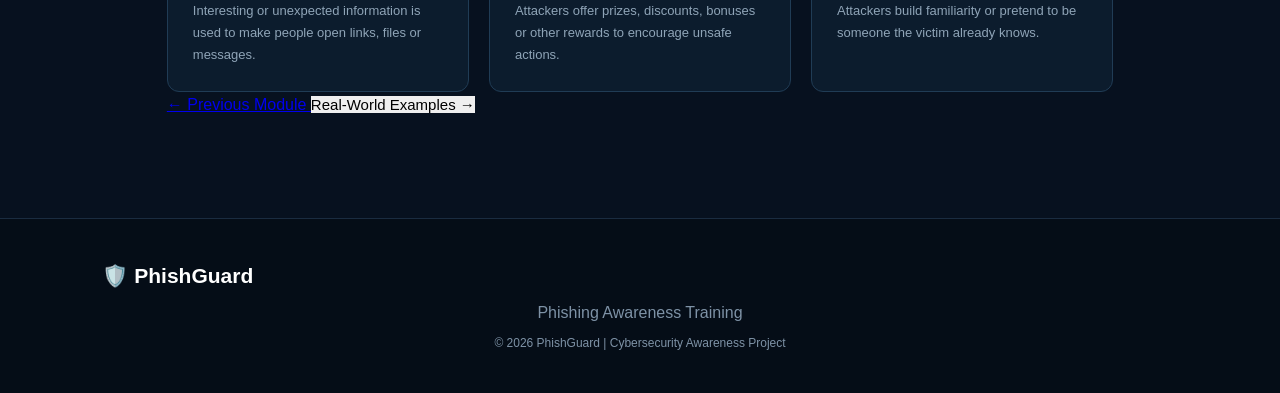
<file: codealpha_tasks/PhishGuard/social-engineering.html>
<!DOCTYPE html>
<html lang="en">

<head>

    <meta charset="UTF-8">

    <meta name="viewport"
          content="width=device-width, initial-scale=1.0">

    <title>Social Engineering Training | PhishGuard</title>

    <link rel="stylesheet"
          href="css/style.css">

    <link rel="stylesheet"
          href="css/social-engineering.css">

</head>


<body>


    <!-- Navigation -->

    <header class="navbar">

        <div class="logo">
            🛡️ <span>PhishGuard</span>
        </div>

        <nav>

            <a href="index.html">
                Home
            </a>

            <a href="index.html#training">
                Training
            </a>

            <a href="index.html#about">
                About
            </a>

        </nav>

    </header>


    <!-- Header -->

    <section class="module-header">

        <div class="module-badge">
            🧠 SOCIAL ENGINEERING TRAINING
        </div>

        <h1>

            Outsmart the
            <span>Manipulation</span>

        </h1>

        <p>

            Attackers don't always rely on technology.
            They often manipulate people into making
            unsafe decisions.

        </p>

    </section>


    <!-- Main -->

    <main class="social-training">


        <!-- Progress -->

        <div class="scenario-progress">

            <div class="progress-info">

                <span id="scenarioNumber">
                    Scenario 1 of 6
                </span>

                <span id="scoreDisplay">
                    Score: 0 / 6
                </span>

            </div>


            <div class="scenario-progress-bar">

                <div
                    id="scenarioProgress"
                    class="scenario-progress-fill">
                </div>

            </div>

        </div>


        <!-- Scenario -->

        <section class="scenario-card"
                 id="scenarioCard">


            <div class="scenario-header">

                <div
                    class="technique-icon"
                    id="techniqueIcon">

                    😨

                </div>


                <div>

                    <div
                        class="technique-label"
                        id="techniqueLabel">

                        FEAR

                    </div>

                    <h2 id="scenarioTitle">

                        The Security Threat

                    </h2>

                </div>

            </div>


            <!-- Situation -->

            <div class="situation-box">

                <div class="situation-label">
                    📱 SITUATION
                </div>

                <p id="scenarioText">

                    You receive a phone call from someone
                    claiming to be from your company's
                    IT department.

                    <br><br>

                    They tell you that your computer has
                    been infected and that your account
                    will be disabled unless you immediately
                    follow their instructions.

                </p>

            </div>


            <!-- Attacker -->

            <div class="attacker-message">

                <div class="attacker-avatar">
                    👤
                </div>

                <div class="attacker-content">

                    <strong>
                        Unknown Caller
                    </strong>

                    <p id="attackerText">

                        "Your system has been compromised.
                        If you don't act right now,
                        your account will be permanently
                        disabled."

                    </p>

                </div>

            </div>


            <!-- Question -->

            <div class="question">

                <h3>
                    What would you do?
                </h3>

            </div>


            <!-- Choices -->

            <div
                class="choices"
                id="choices">

            </div>


            <!-- Feedback -->

            <div
                class="feedback"
                id="feedback">

            </div>


            <!-- Next -->

            <button
                id="nextButton"
                class="next-scenario"
                onclick="nextScenario()">

                Next Scenario →

            </button>


        </section>


        <!-- Final Result -->

        <section
            class="final-result"
            id="finalResult">


            <div class="result-icon">
                🎉
            </div>


            <div class="result-label">
                TRAINING COMPLETE
            </div>


            <h2>
                Social Engineering Assessment
            </h2>


            <div class="final-score">

                <span id="finalScore">
                    0
                </span>

                <small>
                    / 6
                </small>

            </div>


            <p id="finalMessage">

                You completed all six social engineering
                scenarios.

            </p>


            <div class="result-tips">

                <h3>
                    🛡️ Remember
                </h3>

                <p>
                    Attackers may try to manipulate your
                    emotions instead of attacking technology.
                    Slow down, verify the request and never
                    allow pressure to override security.
                </p>

            </div>


            <button
                class="restart-button"
                onclick="restartTraining()">

                Restart Training

            </button>


        </section>


        <!-- Techniques -->

        <section class="techniques">


            <div class="section-title">

                <span>
                    SOCIAL ENGINEERING
                </span>

                <h2>
                    Six Manipulation
                    <span>Techniques</span>
                </h2>

            </div>


            <div class="technique-grid">


                <div class="technique-card">

                    <div>
                        😨
                    </div>

                    <h3>
                        Fear
                    </h3>

                    <p>
                        Attackers create fear by threatening
                        consequences such as account closure,
                        security incidents or financial loss.
                    </p>

                </div>


                <div class="technique-card">

                    <div>
                        ⏰
                    </div>

                    <h3>
                        Urgency
                    </h3>

                    <p>
                        Victims are pressured to act quickly
                        before they have time to verify
                        the request.
                    </p>

                </div>


                <div class="technique-card">

                    <div>
                        👔
                    </div>

                    <h3>
                        Authority
                    </h3>

                    <p>
                        Attackers pretend to be managers,
                        IT staff, banks or other trusted
                        authorities.
                    </p>

                </div>


                <div class="technique-card">

                    <div>
                        🔍
                    </div>

                    <h3>
                        Curiosity
                    </h3>

                    <p>
                        Interesting or unexpected information
                        is used to make people open links,
                        files or messages.
                    </p>

                </div>


                <div class="technique-card">

                    <div>
                        🎁
                    </div>

                    <h3>
                        Reward
                    </h3>

                    <p>
                        Attackers offer prizes, discounts,
                        bonuses or other rewards to encourage
                        unsafe actions.
                    </p>

                </div>


                <div class="technique-card">

                    <div>
                        🤝
                    </div>

                    <h3>
                        Trust
                    </h3>

                    <p>
                        Attackers build familiarity or pretend
                        to be someone the victim already knows.
                    </p>

                </div>

            </div>

        </section>


        <!-- Navigation -->

        <div class="module-navigation">

            <a
                href="fake-websites.html"
                class="back-button">

                ← Previous Module

            </a>


            <button
                class="next-button"
                onclick="goToExamples()">

                Real-World Examples →

            </button>

        </div>


    </main>


    <!-- Footer -->

    <footer>

        <div class="logo">
            🛡️ PhishGuard
        </div>

        <p>
            Phishing Awareness Training
        </p>

        <p class="copyright">
            © 2026 PhishGuard | Cybersecurity Awareness Project
        </p>

    </footer>


    <script src="js/social-engineering.js"></script>

</body>

</html>
</file>
<file: codealpha_tasks/PhishGuard/css/style.css>
/* =========================
   RESET
========================= */

* {
    margin: 0;
    padding: 0;
    box-sizing: border-box;
}

html {
    scroll-behavior: smooth;
}

body {
    font-family: Arial, Helvetica, sans-serif;
    background: #07111f;
    color: #ffffff;
    line-height: 1.6;
}


/* =========================
   NAVBAR
========================= */

.navbar {
    width: 100%;
    padding: 20px 8%;

    display: flex;
    justify-content: space-between;
    align-items: center;

    background: #081525;

    border-bottom: 1px solid #1c3048;

    position: sticky;
    top: 0;

    z-index: 1000;
}

.logo {
    font-size: 21px;
    font-weight: bold;

    display: flex;
    align-items: center;
    gap: 8px;
}

.logo span {
    color: #4da6ff;
}

nav {
    display: flex;
    gap: 35px;
}

nav a {
    color: #c9d6e5;
    text-decoration: none;

    font-size: 15px;

    transition: 0.3s;
}

nav a:hover {
    color: #4da6ff;
}


/* =========================
   HERO
========================= */

.hero {
    min-height: 650px;

    padding: 80px 8%;

    display: flex;
    justify-content: space-between;
    align-items: center;

    gap: 60px;

    background:
        radial-gradient(
            circle at 80% 30%,
            #123a5c,
            transparent 35%
        );
}

.hero-content {
    max-width: 700px;
}

.badge {
    display: inline-block;

    padding: 8px 16px;

    border: 1px solid #285d85;

    border-radius: 30px;

    color: #67b7ff;

    background: #0c2238;

    font-size: 13px;

    margin-bottom: 25px;
}

.hero h1 {
    font-size: clamp(40px, 6vw, 72px);

    line-height: 1.1;

    margin-bottom: 25px;
}

.hero h1 span {
    color: #4da6ff;
}

.hero p {
    color: #aebfd2;

    font-size: 18px;

    max-width: 620px;

    margin-bottom: 35px;
}

.hero-buttons {
    display: flex;
    gap: 15px;

    flex-wrap: wrap;
}

button {
    border: none;

    cursor: pointer;

    font-size: 15px;

    transition: 0.3s;
}

.primary-btn {
    padding: 15px 28px;

    border-radius: 8px;

    background: #2188ff;

    color: white;

    font-weight: bold;
}

.primary-btn:hover {
    transform: translateY(-3px);

    background: #1474dd;
}

.secondary-btn {
    padding: 15px 28px;

    border-radius: 8px;

    background: transparent;

    border: 1px solid #3b5875;

    color: white;
}

.secondary-btn:hover {
    background: #10263d;
}


/* =========================
   SECURITY CARD
========================= */

.security-card {
    width: 320px;

    min-height: 350px;

    padding: 40px 30px;

    border: 1px solid #24435f;

    border-radius: 20px;

    background: #0b1b2c;

    box-shadow: 0 25px 60px rgba(0, 0, 0, 0.4);

    text-align: center;

    display: flex;

    flex-direction: column;

    justify-content: center;

    align-items: center;
}

.shield {
    width: 130px;

    height: 150px;

    display: flex;

    justify-content: center;

    align-items: center;

    font-size: 80px;

    margin-bottom: 25px;
}

.security-card h3 {
    font-size: 25px;

    margin-bottom: 8px;
}

.security-card p {
    color: #91a7bc;

    margin-bottom: 25px;
}

.security-status {
    padding: 10px 15px;

    border-radius: 20px;

    background: #102b42;

    color: #8eb4d7;

    font-size: 12px;
}

.status-dot {
    display: inline-block;

    width: 8px;

    height: 8px;

    border-radius: 50%;

    background: #35d07f;

    margin-right: 6px;
}


/* =========================
   TRAINING
========================= */

.training {
    padding: 100px 8%;

    background: #091725;
}

.section-title {
    max-width: 700px;

    margin: 0 auto 60px;

    text-align: center;
}

.section-title > span {
    color: #4da6ff;

    font-size: 13px;

    font-weight: bold;

    letter-spacing: 2px;
}

.section-title h2 {
    font-size: 42px;

    margin: 12px 0 15px;

    line-height: 1.2;
}

.section-title h2 span {
    color: #4da6ff;
}

.section-title p {
    color: #91a5b9;
}


/* =========================
   CARDS
========================= */

.cards {
    max-width: 1200px;

    margin: auto;

    display: grid;

    grid-template-columns:
        repeat(3, 1fr);

    gap: 22px;
}

.training-card {
    padding: 30px;

    background: #0c1c2d;

    border: 1px solid #1d344c;

    border-radius: 14px;

    transition: 0.3s;
}

.training-card:hover {
    transform: translateY(-8px);

    border-color: #368edc;

    box-shadow:
        0 15px 40px rgba(0, 0, 0, 0.3);
}

.card-icon {
    width: 55px;

    height: 55px;

    display: flex;

    justify-content: center;

    align-items: center;

    border-radius: 12px;

    background: #102b44;

    font-size: 25px;

    margin-bottom: 20px;
}

.training-card h3 {
    font-size: 21px;

    margin-bottom: 10px;
}

.training-card p {
    color: #91a5b9;

    font-size: 14px;

    margin-bottom: 20px;
}

.training-card button {
    background: none;

    color: #4da6ff;

    font-weight: bold;

    padding: 0;
}

.training-card button:hover {
    color: white;
}


/* =========================
   AWARENESS
========================= */

.awareness {
    padding: 70px 8%;

    background: #0b1e31;
}

.awareness-content {
    max-width: 1000px;

    margin: auto;

    padding: 35px;

    border: 1px solid #244967;

    border-radius: 15px;

    display: flex;

    align-items: center;

    gap: 25px;
}

.warning-icon {
    font-size: 50px;
}

.awareness h2 {
    margin-bottom: 8px;
}

.awareness p {
    color: #9eb0c1;
}


/* =========================
   ABOUT
========================= */

.about {
    padding: 100px 8%;

    background: #07111f;
}


/* =========================
   FOOTER
========================= */

footer {
    padding: 40px 8%;

    text-align: center;

    background: #050d17;

    border-top: 1px solid #1a2c40;
}

footer p {
    color: #7e92a6;

    margin-top: 8px;
}

.copyright {
    font-size: 12px;
}


/* =========================
   RESPONSIVE
========================= */

@media (max-width: 900px) {

    .hero {
        flex-direction: column;

        text-align: center;

        padding-top: 60px;
    }

    .hero p {
        margin-left: auto;
        margin-right: auto;
    }

    .hero-buttons {
        justify-content: center;
    }

    .cards {
        grid-template-columns:
            repeat(2, 1fr);
    }

    nav {
        gap: 15px;
    }
}


@media (max-width: 600px) {

    .navbar {
        padding: 15px 5%;
    }

    nav {
        display: none;
    }

    .hero {
        padding: 60px 5%;
    }

    .hero h1 {
        font-size: 42px;
    }

    .security-card {
        width: 100%;
    }

    .training {
        padding: 70px 5%;
    }

    .section-title h2 {
        font-size: 32px;
    }

    .cards {
        grid-template-columns: 1fr;
    }

    .awareness {
        padding: 50px 5%;
    }

    .awareness-content {
        flex-direction: column;

        text-align: center;
    }
}
</file>
<file: codealpha_tasks/PhishGuard/css/attack-simulator.css>
/* =========================================
   PHISHGUARD
   PHASE 7 - ATTACK SIMULATOR
========================================= */

:root {

    --sim-bg: #f4f7fb;

    --sim-card: #ffffff;

    --sim-text: #172033;

    --sim-muted: #667085;

    --sim-border: #e5eaf1;

    --sim-accent: #3559e0;

    --sim-accent-soft: #eef2ff;

    --sim-danger: #d92d20;

    --sim-danger-soft: #fff0ee;

    --sim-success: #16845b;

    --sim-success-soft: #eaf8f1;

    --sim-warning: #b54708;

    --sim-warning-soft: #fff6e7;
}


/* PAGE */

body {

    background: var(--sim-bg);

    color: var(--sim-text);

}


/* MAIN */

.simulator-page {

    max-width: 1250px;

    margin: auto;

    padding: 45px 22px 70px;

}


/* HERO */

.sim-hero {

    display: flex;

    justify-content: space-between;

    gap: 30px;

    align-items: stretch;

    margin-bottom: 28px;

}


.eyebrow {

    display: inline-block;

    font-size: 12px;

    font-weight: 800;

    letter-spacing: 1.3px;

    color: var(--sim-accent);

    margin-bottom: 9px;

}


.sim-hero h1 {

    margin: 0 0 12px;

    font-size: clamp(34px, 5vw, 58px);

    line-height: 1.05;

}


.sim-hero h1 span {

    color: var(--sim-accent);

}


.sim-hero p {

    max-width: 720px;

    color: var(--sim-muted);

    line-height: 1.7;

    margin: 0;

}


/* RISK BOX */

.sim-status {

    min-width: 180px;

    background: var(--sim-card);

    border: 1px solid var(--sim-border);

    border-radius: 20px;

    padding: 24px;

    text-align: center;

    box-shadow:
        0 10px 30px rgba(16, 24, 40, .06);

}


.status-label {

    font-size: 11px;

    letter-spacing: 1px;

    font-weight: 800;

    color: var(--sim-muted);

}


.sim-status strong {

    display: block;

    font-size: 48px;

    line-height: 1;

    margin: 9px 0;

}


.sim-status span {

    font-size: 12px;

    font-weight: 800;

    color: var(--sim-warning);

}


/* SIMULATOR */

.sim-shell {

    display: grid;

    grid-template-columns: 280px 1fr;

    background: var(--sim-card);

    border: 1px solid var(--sim-border);

    border-radius: 22px;

    overflow: hidden;

    box-shadow:
        0 12px 35px rgba(16, 24, 40, .07);

}


/* SIDEBAR */

.scenario-sidebar {

    background: #f9fafc;

    border-right: 1px solid var(--sim-border);

    padding: 22px;

}


.sidebar-title {

    font-size: 12px;

    font-weight: 900;

    letter-spacing: 1px;

    margin-bottom: 14px;

    color: var(--sim-muted);

}


.scenario-item {

    width: 100%;

    border: 1px solid transparent;

    background: transparent;

    border-radius: 13px;

    padding: 13px;

    text-align: left;

    cursor: pointer;

    margin-bottom: 8px;

    transition: .2s ease;

}


.scenario-item:hover {

    background: white;

    border-color: var(--sim-border);

}


.scenario-item.active {

    background: var(--sim-accent-soft);

    border-color: #cbd5ff;

}


.scenario-item.done {

    opacity: .75;

}


.scenario-number {

    font-size: 11px;

    font-weight: 800;

    color: var(--sim-muted);

}


.scenario-name {

    display: block;

    font-size: 14px;

    font-weight: 800;

    margin-top: 3px;

}


.scenario-technique {

    display: block;

    font-size: 11px;

    color: var(--sim-muted);

    margin-top: 4px;

}


/* PROGRESS */

.progress-box {

    margin-top: 25px;

    padding-top: 20px;

    border-top: 1px solid var(--sim-border);

}


.progress-label {

    display: flex;

    justify-content: space-between;

    font-size: 12px;

    font-weight: 700;

    color: var(--sim-muted);

    margin-bottom: 9px;

}


.progress-track {

    height: 8px;

    background: #e8ecf3;

    border-radius: 99px;

    overflow: hidden;

}


#progressBar {

    height: 100%;

    width: 0;

    background: var(--sim-accent);

    border-radius: inherit;

    transition: width .35s ease;

}


/* MAIN PANEL */

.scenario-panel {

    padding: 32px;

    min-height: 600px;

}


.scenario-heading {

    display: flex;

    justify-content: space-between;

    gap: 20px;

    align-items: start;

}


.scenario-heading h2 {

    margin: 0 0 8px;

    font-size: 28px;

}


.scenario-heading p {

    margin: 0;

    color: var(--sim-muted);

    line-height: 1.6;

}


.technique-tag {

    background: var(--sim-accent-soft);

    color: var(--sim-accent);

    padding: 8px 11px;

    border-radius: 99px;

    font-size: 11px;

    font-weight: 900;

}


/* ATTACK CARD */

.attack-card {

    margin-top: 25px;

    border: 1px solid var(--sim-border);

    border-radius: 17px;

    overflow: hidden;

}


.attack-card-header {

    background: #f8fafc;

    border-bottom: 1px solid var(--sim-border);

    padding: 15px 18px;

    display: flex;

    justify-content: space-between;

    font-size: 12px;

    font-weight: 800;

}


.attack-message {

    padding: 23px;

    line-height: 1.7;

}


.email-meta {

    display: grid;

    gap: 6px;

    margin-bottom: 18px;

    font-size: 13px;

}


.message-body {

    background: #fbfcfe;

    border: 1px solid #edf0f5;

    padding: 18px;

    border-radius: 12px;

}


.message-body strong {

    display: block;

    margin-bottom: 9px;

}


/* DECISIONS */

.decision-area {

    margin-top: 26px;

}


.decision-title {

    font-size: 13px;

    font-weight: 900;

    margin-bottom: 12px;

}


.choice-grid {

    display: grid;

    gap: 10px;

}


.choice-btn {

    border: 1px solid var(--sim-border);

    background: white;

    padding: 15px 16px;

    border-radius: 12px;

    text-align: left;

    cursor: pointer;

    font-size: 14px;

    transition: .18s ease;

}


.choice-btn:hover {

    border-color: var(--sim-accent);

    transform: translateY(-1px);

}


.choice-btn:disabled {

    cursor: default;

    transform: none;

}


/* FEEDBACK */

.feedback {

    margin-top: 17px;

    padding: 17px;

    border-radius: 14px;

    line-height: 1.6;

}


.feedback.safe {

    background: var(--sim-success-soft);

    color: #126746;

    border: 1px solid #bfe9d4;

}


.feedback.risky {

    background: var(--sim-danger-soft);

    color: #9f241b;

    border: 1px solid #ffc9c3;

}


.feedback.neutral {

    background: var(--sim-warning-soft);

    color: #8a3d06;

    border: 1px solid #f6d49e;

}


.feedback strong {

    display: block;

    margin-bottom: 5px;

}


.feedback small {

    display: block;

    margin-top: 7px;

    opacity: .85;

}


/* BUTTON */

.next-btn {

    margin-top: 15px;

    border: 0;

    background: var(--sim-accent);

    color: white;

    padding: 13px 18px;

    border-radius: 11px;

    font-weight: 800;

    cursor: pointer;

}


.next-btn:hover {

    opacity: .92;

}


/* DNA PREVIEW */

.dna-preview {

    margin-top: 28px;

    background: var(--sim-card);

    border: 1px solid var(--sim-border);

    border-radius: 20px;

    padding: 28px;

    display: flex;

    justify-content: space-between;

    gap: 25px;

    align-items: center;

}


.dna-preview h2 {

    margin: 0 0 8px;

}


.dna-preview p {

    color: var(--sim-muted);

    line-height: 1.6;

    max-width: 700px;

    margin: 0;

}


.dna-chips {

    display: flex;

    flex-wrap: wrap;

    justify-content: flex-end;

    gap: 8px;

    max-width: 300px;

}


.dna-chips span {

    padding: 8px 11px;

    border: 1px solid var(--sim-border);

    border-radius: 99px;

    font-size: 12px;

    font-weight: 700;

    background: #fafbfc;

}


/* COMPLETION */

.completion-card {

    text-align: center;

    padding: 55px 25px;

}


.completion-icon {

    font-size: 54px;

    margin-bottom: 10px;

}


.completion-card h2 {

    font-size: 32px;

    margin: 0 0 10px;

}


.completion-card p {

    color: var(--sim-muted);

    line-height: 1.6;

}


.completion-stats {

    display: grid;

    grid-template-columns: repeat(3, 1fr);

    gap: 12px;

    max-width: 620px;

    margin: 25px auto;

}


.stat-box {

    border: 1px solid var(--sim-border);

    border-radius: 14px;

    padding: 18px;

}


.stat-box strong {

    display: block;

    font-size: 25px;

}


.stat-box span {

    font-size: 11px;

    color: var(--sim-muted);

    text-transform: uppercase;

    letter-spacing: .7px;

}


/* RESPONSIVE */

@media (max-width: 850px) {

    .sim-hero,
    .dna-preview {

        flex-direction: column;

    }


    .sim-shell {

        grid-template-columns: 1fr;

    }


    .scenario-sidebar {

        border-right: 0;

        border-bottom: 1px solid var(--sim-border);

    }


    #scenarioList {

        display: grid;

        grid-template-columns: repeat(2, 1fr);

        gap: 7px;

    }


    .scenario-item {

        margin: 0;

    }


    .scenario-panel {

        padding: 22px;

    }


    .dna-chips {

        justify-content: flex-start;

    }

}


@media (max-width: 520px) {

    #scenarioList {

        grid-template-columns: 1fr;

    }


    .scenario-heading {

        flex-direction: column;

    }


    .completion-stats {

        grid-template-columns: 1fr;

    }

}
</file>
<file: codealpha_tasks/PhishGuard/css/email-phishing.css>
/* ==================================
   PHISHING EMAIL TRAINING
================================== */


/* Page Header */

.module-header {

    padding: 70px 8% 50px;

    text-align: center;

    background:
        radial-gradient(
            circle at center,
            #123554,
            transparent 50%
        );
}

.module-badge {

    display: inline-block;

    padding: 8px 16px;

    border-radius: 30px;

    background: #0d2942;

    border: 1px solid #2b5d82;

    color: #66b7ff;

    font-size: 12px;

    letter-spacing: 1px;

    margin-bottom: 20px;
}

.module-header h1 {

    font-size: clamp(38px, 5vw, 60px);

    line-height: 1.1;

    margin-bottom: 20px;
}

.module-header h1 span {

    color: #4da6ff;
}

.module-header p {

    max-width: 650px;

    margin: auto;

    color: #9db0c3;

    font-size: 16px;
}


/* Main */

.email-training {

    padding: 50px 8% 100px;

    max-width: 1400px;

    margin: auto;
}


/* Instructions */

.instructions {

    display: flex;

    align-items: center;

    gap: 20px;

    padding: 20px 25px;

    background: #0d2033;

    border: 1px solid #21415c;

    border-radius: 12px;

    margin-bottom: 30px;
}

.instruction-icon {

    font-size: 35px;
}

.instructions h3 {

    margin-bottom: 5px;
}

.instructions p {

    color: #91a6b9;

    font-size: 14px;
}


/* Training Layout */

.training-layout {

    display: grid;

    grid-template-columns:
        minmax(0, 1fr)
        350px;

    gap: 25px;

    align-items: start;
}


/* Email */

.email-container {

    background: #ffffff;

    color: #202833;

    border-radius: 12px;

    overflow: hidden;

    box-shadow:
        0 20px 60px
        rgba(0, 0, 0, 0.35);
}

.email-top {

    padding: 17px 22px;

    display: flex;

    justify-content: space-between;

    background: #edf2f7;

    border-bottom: 1px solid #d5dde5;
}

.email-title {

    font-weight: bold;

    color: #26384b;
}

.email-actions {

    color: #718096;
}

.email-content {

    padding: 30px;
}

.email-row {

    display: flex;

    align-items: flex-start;

    gap: 12px;

    margin-bottom: 15px;

    font-size: 14px;
}

.email-row strong {

    min-width: 70px;

    color: #66788a;
}

.email-row span {

    color: #273747;
}


/* Clickable Elements */

.clickable {

    border: none;

    cursor: pointer;

    font: inherit;

    text-align: left;

    transition: 0.25s;
}

.suspicious {

    background: #fff3cd;

    color: #6b4e00;

    padding: 5px 8px;

    border-radius: 5px;
}

.suspicious:hover {

    background: #ffe49a;

    transform: translateX(3px);
}

.suspicious.found {

    background: #ffd6d6;

    color: #9b2226;

    outline: 2px solid #e55353;
}

.subject-row .suspicious {

    font-weight: bold;
}


/* Email Body */

.email-body {

    font-size: 15px;

    line-height: 1.8;
}

.email-body p {

    margin-bottom: 18px;
}

.body-warning {

    display: block;

    width: 100%;

    margin: 20px 0;

    padding: 15px;

    font-weight: bold;
}


/* Fake Link */

.fake-link {

    display: block;

    margin: 25px auto;

    padding: 14px 25px;

    background: #2176d2;

    color: white;

    border-radius: 6px;

    text-align: center;

    font-weight: bold;

    max-width: 240px;
}

.fake-link:hover {

    background: #145ca8;
}


/* Footer */

.email-footer {

    margin-top: 30px;

    padding-top: 20px;

    border-top: 1px solid #dce2e8;
}

.email-footer button {

    width: 100%;

    font-size: 12px;
}


/* Analysis Panel */

.analysis-panel {

    position: sticky;

    top: 100px;

    background: #0c1c2d;

    border: 1px solid #213d56;

    border-radius: 14px;

    padding: 25px;

    min-height: 430px;
}


/* Score */

.score-box {

    text-align: center;

    padding-bottom: 20px;

    border-bottom: 1px solid #213d56;
}

.score-box span {

    display: block;

    font-size: 11px;

    letter-spacing: 2px;

    color: #7f98af;
}

.score-box strong {

    display: block;

    font-size: 55px;

    line-height: 1.1;

    color: #4da6ff;

    margin-top: 8px;
}

.score-box small {

    color: #7f98af;
}


/* Progress */

.progress-container {

    width: 100%;

    height: 7px;

    margin: 20px 0;

    background: #1b3147;

    border-radius: 10px;

    overflow: hidden;
}

.progress-bar {

    height: 100%;

    width: 0%;

    background: #4da6ff;

    transition: width 0.4s ease;
}


/* Analysis */

.analysis-content {

    min-height: 180px;
}

.analysis-empty {

    text-align: center;

    padding: 30px 10px;

    color: #71879c;
}

.analysis-empty:first-letter {

    font-size: 35px;
}

.analysis-result h3 {

    color: #ff7474;

    margin-bottom: 10px;
}

.analysis-result p {

    color: #a6b7c7;

    font-size: 14px;

    line-height: 1.7;
}

.analysis-result .tip {

    margin-top: 15px;

    padding: 12px;

    border-left: 3px solid #4da6ff;

    background: #10283e;

    color: #a9bdd0;

    font-size: 13px;
}


/* Completion */

.completion-message {

    display: none;

    text-align: center;

    margin-top: 15px;

    padding: 20px;

    background: #10283b;

    border-radius: 10px;
}

.completion-message.show {

    display: block;
}

.completion-icon {

    font-size: 40px;

    margin-bottom: 10px;
}

.completion-message h3 {

    margin-bottom: 8px;
}

.completion-message p {

    color: #9eb2c5;

    font-size: 13px;

    margin-bottom: 15px;
}

.completion-message button {

    padding: 10px 18px;

    border-radius: 6px;

    background: #2176d2;

    color: white;
}


/* Red Flags */

.red-flags {

    margin-top: 100px;
}

.flag-grid {

    display: grid;

    grid-template-columns:
        repeat(4, 1fr);

    gap: 20px;
}

.flag-card {

    padding: 25px;

    background: #0c1c2d;

    border: 1px solid #203c55;

    border-radius: 12px;
}

.flag-card > div {

    font-size: 30px;

    margin-bottom: 15px;
}

.flag-card h3 {

    margin-bottom: 8px;
}

.flag-card p {

    color: #8fa4b7;

    font-size: 13px;

    line-height: 1.7;
}


/* Module Navigation */

.module-navigation {

    margin-top: 60px;

    display: flex;

    justify-content: space-between;

    align-items: center;
}

.back-button,
.next-button {

    padding: 13px 22px;

    border-radius: 7px;

    text-decoration: none;

    font-weight: bold;

    font-size: 14px;
}

.back-button {

    color: #9eb3c7;

    border: 1px solid #2a455e;
}

.next-button {

    border: none;

    color: white;

    background: #2176d2;

    cursor: pointer;
}


/* Responsive */

@media (max-width: 1000px) {

    .training-layout {

        grid-template-columns: 1fr;
    }

    .analysis-panel {

        position: static;
    }

    .flag-grid {

        grid-template-columns:
            repeat(2, 1fr);
    }
}


@media (max-width: 600px) {

    .email-training {

        padding-left: 5%;

        padding-right: 5%;
    }

    .email-content {

        padding: 20px;
    }

    .email-row {

        flex-direction: column;

        gap: 5px;
    }

    .instructions {

        align-items: flex-start;
    }

    .flag-grid {

        grid-template-columns: 1fr;
    }

    .module-navigation {

        flex-direction: column;

        gap: 15px;
    }

    .back-button,
    .next-button {

        width: 100%;

        text-align: center;
    }
}
</file>
<file: codealpha_tasks/PhishGuard/css/fake-websites.css>
/* Analysis Layout */

.website-layout {

    display: grid;

    grid-template-columns:
        minmax(0, 1fr)
        350px;

    gap: 25px;

    align-items: start;
}

.analysis-panel {

    position: sticky;

    top: 100px;

    background: #0c1c2d;

    border: 1px solid #213d56;

    border-radius: 14px;

    padding: 25px;

    min-height: 430px;
}

.score-box {

    text-align: center;

    padding-bottom: 20px;

    border-bottom: 1px solid #213d56;
}

.score-box span {

    display: block;

    font-size: 11px;

    letter-spacing: 2px;

    color: #7f98af;
}

.score-box strong {

    display: block;

    font-size: 55px;

    color: #4da6ff;
}

.score-box small {

    color: #7f98af;
}

.progress-container {

    width: 100%;

    height: 7px;

    margin: 20px 0;

    background: #1b3147;

    border-radius: 10px;

    overflow: hidden;
}

.progress-bar {

    height: 100%;

    width: 0%;

    background: #4da6ff;

    transition: width 0.4s ease;
}

.analysis-content {

    min-height: 180px;
}

.analysis-empty {

    text-align: center;

    padding: 30px 10px;

    color: #71879c;
}

.analysis-empty h3 {

    color: white;

    margin: 10px 0;
}

.analysis-empty p {

    color: #71879c;

    font-size: 13px;
}

.analysis-result h3 {

    color: #ff7474;

    margin-bottom: 10px;
}

.analysis-result p {

    color: #a6b7c7;

    font-size: 14px;

    line-height: 1.7;
}

.analysis-result .tip {

    margin-top: 15px;

    padding: 12px;

    border-left: 3px solid #4da6ff;

    background: #10283e;

    color: #a9bdd0;

    font-size: 13px;
}

.completion-message {

    display: none;

    text-align: center;

    margin-top: 15px;

    padding: 20px;

    background: #10283b;

    border-radius: 10px;
}

.completion-message.show {

    display: block;
}

.completion-message h3 {

    color: white;

    margin-bottom: 8px;
}

.completion-message p {

    color: #9eb2c5;

    font-size: 13px;

    margin-bottom: 15px;
}

.completion-message button {

    padding: 10px 18px;

    border-radius: 6px;

    background: #2176d2;

    color: white;

    border: none;

    cursor: pointer;
}

@media (max-width: 1100px) {

    .website-layout {

        grid-template-columns: 1fr;
    }

    .analysis-panel {

        position: static;
    }

}
</file>
<file: codealpha_tasks/PhishGuard/css/human-risk-dashboard.css>
/* =====================================================
   PHISHGUARD HUMAN RISK DASHBOARD
===================================================== */

* {
    box-sizing: border-box;
    margin: 0;
    padding: 0;
}


body {

    font-family:
        Inter,
        Arial,
        sans-serif;

    background: #f4f7fb;

    color: #172033;

    min-height: 100vh;

}



/* =====================================================
   SIDEBAR
===================================================== */

.sidebar {

    position: fixed;

    left: 0;
    top: 0;
    bottom: 0;

    width: 250px;

    background:
        linear-gradient(
            180deg,
            #101827,
            #172235
        );

    color: white;

    padding: 25px 18px;

    display: flex;

    flex-direction: column;

    z-index: 10;

}


.brand {

    display: flex;

    align-items: center;

    gap: 12px;

    padding: 5px 10px 30px;

}


.brand-icon {

    width: 42px;
    height: 42px;

    display: flex;

    align-items: center;

    justify-content: center;

    background: #24354f;

    border-radius: 12px;

    font-size: 21px;

}


.brand h2 {

    font-size: 19px;

}


.brand span {

    font-size: 11px;

    color: #9aa9be;

}


.sidebar nav {

    display: flex;

    flex-direction: column;

    gap: 6px;

}


.sidebar nav a {

    color: #aab7ca;

    text-decoration: none;

    padding: 13px 14px;

    border-radius: 9px;

    display: flex;

    align-items: center;

    gap: 12px;

    font-size: 14px;

    transition: 0.2s;

}


.sidebar nav a:hover {

    background: #22314a;

    color: white;

}


.sidebar nav a.active {

    background: #294d75;

    color: white;

}


.sidebar-footer {

    margin-top: auto;

    padding: 15px 10px;

    border-top: 1px solid #29364a;

}


.security-status {

    display: flex;

    align-items: center;

    gap: 8px;

    font-size: 12px;

    color: #bdc9d8;

    margin-bottom: 8px;

}


.status-dot {

    width: 8px;
    height: 8px;

    border-radius: 50%;

    background: #36c98f;

}


.sidebar-footer small {

    color: #738298;

}



/* =====================================================
   MAIN
===================================================== */

.main-content {

    margin-left: 250px;

    padding: 35px;

    max-width: 1600px;

}


.topbar {

    display: flex;

    justify-content: space-between;

    align-items: center;

    margin-bottom: 30px;

}


.eyebrow {

    font-size: 11px;

    font-weight: 700;

    letter-spacing: 1.5px;

    color: #5375a0;

    margin-bottom: 7px;

}


.topbar h1 {

    font-size: 30px;

    margin-bottom: 7px;

}


.subtitle {

    color: #6e7c90;

    font-size: 14px;

}



/* =====================================================
   BUTTONS
===================================================== */

.btn {

    border: none;

    padding: 11px 17px;

    border-radius: 8px;

    cursor: pointer;

    font-weight: 600;

    font-size: 13px;

    transition: 0.2s;

}


.primary-btn {

    background: #1f5f9d;

    color: white;

}


.primary-btn:hover {

    background: #174c80;

}


.secondary-btn {

    background: white;

    border: 1px solid #d9e0ea;

    color: #34445a;

}


.secondary-btn:hover {

    background: #eef3f8;

}



/* =====================================================
   CARDS
===================================================== */

.card {

    background: white;

    border: 1px solid #e4e9f0;

    border-radius: 14px;

    padding: 24px;

    box-shadow:
        0 5px 18px rgba(
            25,
            42,
            70,
            0.04
        );

}


.card-header {

    display: flex;

    justify-content: space-between;

    align-items: flex-start;

}


.card-label {

    display: block;

    font-size: 10px;

    font-weight: 800;

    letter-spacing: 1.2px;

    color: #8290a3;

    margin-bottom: 7px;

}


.card h2 {

    font-size: 21px;

}


.card h3 {

    font-size: 17px;

}


.section-heading {

    margin-bottom: 22px;

}


.section-heading p {

    color: #778499;

    font-size: 13px;

    margin-top: 7px;

    max-width: 650px;

}



/* =====================================================
   OVERVIEW
===================================================== */

.overview-grid {

    display: grid;

    grid-template-columns:
        2fr
        1fr
        1fr
        1fr;

    gap: 18px;

    margin-bottom: 20px;

}


.risk-card {

    min-height: 210px;

}


.shield-icon {

    font-size: 25px;

}


.risk-score-wrapper {

    display: flex;

    align-items: center;

    gap: 25px;

    margin-top: 15px;

}


.risk-circle {

    width: 125px;
    height: 125px;

    border-radius: 50%;

    background:
        conic-gradient(
            #2d6ea3 0deg,
            #2d6ea3 0deg,
            #e9eef4 0deg
        );

    display: flex;

    align-items: center;

    justify-content: center;

    position: relative;

}


.risk-circle::before {

    content: "";

    position: absolute;

    width: 94px;
    height: 94px;

    background: white;

    border-radius: 50%;

}


.risk-circle > div {

    position: relative;

    text-align: center;

}


.risk-circle strong {

    font-size: 30px;

}


.risk-circle span {

    font-size: 12px;

    color: #7b8799;

}


.risk-info {

    flex: 1;

}


.risk-badge {

    display: inline-block;

    padding: 6px 11px;

    border-radius: 20px;

    background: #edf1f5;

    color: #607087;

    font-size: 11px;

    font-weight: 800;

    letter-spacing: 0.7px;

    margin-bottom: 10px;

}


.risk-info p {

    color: #68778c;

    font-size: 13px;

    line-height: 1.6;

}



/* =====================================================
   STAT CARDS
===================================================== */

.stat-card {

    min-height: 210px;

    display: flex;

    flex-direction: column;

    justify-content: center;

}


.stat-icon {

    font-size: 24px;

    margin-bottom: 17px;

}


.stat-card strong {

    font-size: 32px;

    margin-bottom: 5px;

}


.stat-card p {

    color: #7b8798;

    font-size: 12px;

}



/* =====================================================
   DASHBOARD GRID
===================================================== */

.dashboard-grid {

    display: grid;

    grid-template-columns:
        2fr
        1fr;

    gap: 20px;

    margin-bottom: 20px;

}



/* =====================================================
   ATTACK DNA
===================================================== */

.attack-dna-card {

    min-height: 410px;

}


.dna-bars {

    display: flex;

    flex-direction: column;

    gap: 19px;

}


.dna-row {

    display: grid;

    grid-template-columns:
        115px
        1fr
        45px;

    align-items: center;

    gap: 15px;

}


.dna-label {

    display: flex;

    gap: 8px;

    align-items: center;

    font-size: 13px;

    font-weight: 600;

}


.progress {

    height: 9px;

    background: #edf1f5;

    border-radius: 20px;

    overflow: hidden;

}


.progress-fill {

    width: 0%;

    height: 100%;

    background:
        linear-gradient(
            90deg,
            #3b7db5,
            #6a9bc5
        );

    border-radius: 20px;

    transition:
        width 0.8s ease;

}


.dna-row strong {

    font-size: 12px;

    color: #536278;

    text-align: right;

}



/* =====================================================
   WEAKNESS CARD
===================================================== */

.weakness-card {

    min-height: 410px;

    display: flex;

    flex-direction: column;

    justify-content: center;

}


.weakness-icon {

    font-size: 35px;

    margin: 10px 0;

}


.weakness-card h2 {

    margin-bottom: 12px;

}


.weakness-score {

    font-size: 13px;

    color: #748196;

    margin-bottom: 14px;

}


.weakness-score strong {

    color: #bd5c39;

}


.weakness-card p {

    color: #69778a;

    font-size: 13px;

    line-height: 1.6;

    margin-bottom: 20px;

}



/* =====================================================
   INSIGHTS
===================================================== */

.insights-card {

    margin-bottom: 20px;

}


.insights-container {

    display: grid;

    grid-template-columns:
        repeat(
            3,
            1fr
        );

    gap: 15px;

}


.insight {

    border: 1px solid #e3e8ef;

    border-radius: 10px;

    padding: 17px;

    background: #fafbfd;

}


.insight-title {

    font-size: 13px;

    font-weight: 700;

    margin-bottom: 7px;

}


.insight-message {

    font-size: 12px;

    line-height: 1.6;

    color: #6e7c90;

}


.insight.positive {

    border-left: 4px solid #3e9b75;

}


.insight.warning {

    border-left: 4px solid #d19a3d;

}


.insight.danger {

    border-left: 4px solid #c75b55;

}


.insight.info {

    border-left: 4px solid #6388b0;

}



/* =====================================================
   ACTIVITY
===================================================== */

.activity-card {

    margin-bottom: 20px;

}


.activity-grid {

    display: grid;

    grid-template-columns:
        repeat(
            4,
            1fr
        );

    gap: 15px;

}


.activity-item {

    padding: 18px;

    background: #f7f9fc;

    border-radius: 10px;

}


.activity-item span {

    display: block;

    color: #7b8798;

    font-size: 12px;

    margin-bottom: 7px;

}


.activity-item strong {

    font-size: 24px;

}



/* =====================================================
   FOOTER
===================================================== */

footer {

    text-align: center;

    padding: 15px;

    color: #8995a7;

    font-size: 11px;

}



/* =====================================================
   RESPONSIVE
===================================================== */

@media (
    max-width: 1100px
) {

    .overview-grid {

        grid-template-columns:
            repeat(
                2,
                1fr
            );

    }


    .dashboard-grid {

        grid-template-columns:
            1fr;

    }


    .insights-container {

        grid-template-columns:
            1fr;

    }

}


@media (
    max-width: 750px
) {

    .sidebar {

        position: relative;

        width: 100%;

        height: auto;

    }


    .sidebar nav {

        flex-direction: row;

        overflow-x: auto;

    }


    .sidebar nav a {

        white-space: nowrap;

    }


    .sidebar-footer {

        display: none;

    }


    .main-content {

        margin-left: 0;

        padding: 20px;

    }


    .topbar {

        flex-direction: column;

        align-items: flex-start;

        gap: 15px;

    }


    .overview-grid {

        grid-template-columns:
            1fr;

    }


    .activity-grid {

        grid-template-columns:
            1fr 1fr;

    }

}


@media (
    max-width: 500px
) {

    .risk-score-wrapper {

        flex-direction: column;

        align-items: flex-start;

    }


    .dna-row {

        grid-template-columns:
            90px
            1fr
            40px;

        gap: 8px;

    }

}

/* =========================================================
   PHISHGUARD HUMAN RISK DASHBOARD
========================================================= */

.risk-dashboard-generated {
    max-width: 1200px;
    margin: 0 auto;
    padding: 50px 25px;
}

.hr-hero {
    padding: 40px;
    margin-bottom: 30px;
    border-radius: 24px;
    background: var(--card-bg, #ffffff);
    border: 1px solid rgba(0,0,0,.08);
}

.hr-eyebrow,
.section-heading > span {
    font-size: 12px;
    font-weight: 800;
    letter-spacing: 1.5px;
    opacity: .65;
}

.hr-hero h1 {
    font-size: clamp(36px, 5vw, 58px);
    margin: 12px 0;
}

.hr-hero h1 span {
    display: block;
}

.hr-hero p {
    max-width: 700px;
    line-height: 1.7;
    opacity: .75;
}

.hr-grid {
    display: grid;
    grid-template-columns:
        repeat(3, minmax(0, 1fr));
    gap: 20px;
}

.hr-card {
    padding: 28px;
    border-radius: 22px;
    background: var(--card-bg, #ffffff);
    border: 1px solid rgba(0,0,0,.08);
}

.card-title {
    font-size: 12px;
    font-weight: 800;
    letter-spacing: 1px;
    opacity: .65;
    margin-bottom: 22px;
}

.risk-gauge {
    width: 170px;
    height: 170px;
    margin: 10px auto 20px;
    border-radius: 50%;
    display: grid;
    place-items: center;
    background:
        conic-gradient(
            currentColor 0deg,
            currentColor var(--risk),
            #e8edf2 var(--risk),
            #e8edf2 360deg
        );
}

.risk-gauge-inner {
    width: 132px;
    height: 132px;
    border-radius: 50%;
    background: var(--card-bg, #ffffff);
    display: flex;
    align-items: center;
    justify-content: center;
    flex-direction: column;
}

.risk-gauge-inner strong {
    font-size: 42px;
}

.risk-gauge-inner span {
    font-size: 13px;
    opacity: .6;
}

.risk-level {
    text-align: center;
    font-weight: 900;
    letter-spacing: 1px;
}

.risk-level.low {
    color: #198754;
}

.risk-level.moderate {
    color: #b58105;
}

.risk-level.high {
    color: #d66b00;
}

.risk-level.critical {
    color: #c62828;
}

.primary-technique {
    display: flex;
    align-items: center;
    gap: 15px;
}

.technique-icon {
    width: 55px;
    height: 55px;
    border-radius: 15px;
    display: grid;
    place-items: center;
    background: #eef2f6;
    font-size: 24px;
}

.primary-technique strong,
.primary-technique span {
    display: block;
}

.primary-technique strong {
    font-size: 24px;
}

.primary-technique span {
    opacity: .6;
    margin-top: 5px;
}

.hr-card p {
    line-height: 1.6;
    opacity: .7;
}

.stats-grid {
    display: grid;
    grid-template-columns:
        repeat(2, 1fr);
    gap: 18px;
}

.stats-grid div {
    padding: 15px;
    border-radius: 14px;
    background: rgba(0,0,0,.035);
}

.stats-grid strong,
.stats-grid span {
    display: block;
}

.stats-grid strong {
    font-size: 28px;
}

.stats-grid span {
    margin-top: 5px;
    font-size: 12px;
    opacity: .65;
}

.dna-section {
    margin-top: 30px;
    padding: 35px;
    border-radius: 24px;
    background: var(--card-bg, #ffffff);
    border: 1px solid rgba(0,0,0,.08);
}

.section-heading h2 {
    margin: 8px 0;
    font-size: 32px;
}

.section-heading p {
    opacity: .7;
}

.dna-grid {
    display: grid;
    grid-template-columns:
        repeat(2, minmax(0, 1fr));
    gap: 25px;
    margin-top: 30px;
}

.dna-item {
    padding: 18px;
    border-radius: 16px;
    background: rgba(0,0,0,.035);
}

.dna-header {
    display: flex;
    justify-content: space-between;
    margin-bottom: 12px;
}

.dna-track {
    height: 10px;
    border-radius: 20px;
    overflow: hidden;
    background: #e6ebf0;
}

.dna-fill {
    height: 100%;
    border-radius: inherit;
    background: currentColor;
    transition: width .7s ease;
}

.recommendation-card {
    display: flex;
    gap: 20px;
    align-items: flex-start;
    margin-top: 30px;
    padding: 30px;
    border-radius: 22px;
    background: var(--card-bg, #ffffff);
    border: 1px solid rgba(0,0,0,.08);
}

.recommendation-icon {
    font-size: 36px;
}

.recommendation-card span {
    font-size: 12px;
    font-weight: 800;
    letter-spacing: 1px;
    opacity: .6;
}

.recommendation-card h2 {
    margin: 8px 0;
}

.recommendation-card p {
    line-height: 1.6;
    opacity: .7;
}

.dashboard-actions {
    display: flex;
    gap: 15px;
    margin-top: 30px;
}

.dashboard-btn {
    display: inline-flex;
    align-items: center;
    justify-content: center;
    padding: 13px 20px;
    border-radius: 12px;
    text-decoration: none;
    border: 0;
    cursor: pointer;
    font-weight: 700;
    background: #111827;
    color: white;
}

.dashboard-btn.secondary {
    background: #e9edf2;
    color: #111827;
}

@media (max-width: 850px) {

    .hr-grid {
        grid-template-columns: 1fr;
    }

    .dna-grid {
        grid-template-columns: 1fr;
    }

}

@media (max-width: 550px) {

    .risk-dashboard-generated {
        padding: 25px 15px;
    }

    .hr-hero,
    .dna-section {
        padding: 25px;
    }

    .dashboard-actions {
        flex-direction: column;
    }

}
</file>
<file: codealpha_tasks/PhishGuard/css/quiz.css>
/* =====================================
   FINAL QUIZ
===================================== */


.quiz-container {

    max-width: 950px;

    margin: auto;

    padding: 50px 6% 100px;

}


/* Quiz Card */

.quiz-card {

    background: #0c1c2d;

    border: 1px solid #23415b;

    border-radius: 16px;

    padding: 35px;

}


/* Top */

.quiz-top {

    display: flex;

    justify-content: space-between;

    color: #9db0c1;

    font-size: 13px;

    margin-bottom: 12px;

}


.quiz-progress {

    height: 7px;

    background: #1b3147;

    border-radius: 10px;

    overflow: hidden;

}


#quizProgressFill {

    width: 10%;

    height: 100%;

    background: #4da6ff;

    transition: width .4s ease;

}


/* Question */

.question-area {

    margin-top: 40px;

}


.question-category {

    color: #4da6ff;

    font-size: 10px;

    letter-spacing: 2px;

    margin-bottom: 12px;

}


.question-area h2 {

    font-size: 24px;

    line-height: 1.5;

    margin-bottom: 30px;

}


/* Answers */

.answer-options {

    display: grid;

    gap: 12px;

}


.answer-option {

    padding: 18px;

    background: #101f2e;

    border: 1px solid #2b465e;

    border-radius: 9px;

    color: #c0ceda;

    cursor: pointer;

    text-align: left;

    transition: .2s;

    font-size: 14px;

    line-height: 1.5;

}


.answer-option:hover {

    border-color: #4da6ff;

    background: #142b40;

}


.answer-option.correct {

    background: #123c31;

    border-color: #48c78e;

    color: #a8efd2;

}


.answer-option.wrong {

    background: #40232a;

    border-color: #df606b;

    color: #ffb8bd;

}


.answer-option.disabled {

    pointer-events: none;

}


/* Feedback */

.quiz-feedback {

    display: none;

    margin-top: 25px;

    padding: 18px;

    border-radius: 9px;

    font-size: 14px;

    line-height: 1.7;

}


.quiz-feedback.show {

    display: block;

}


.quiz-feedback.correct {

    background: #123c31;

    border: 1px solid #28735c;

}


.quiz-feedback.wrong {

    background: #40232a;

    border: 1px solid #a94b57;

}


/* Next */

.next-question {

    display: none;

    margin-top: 20px;

    padding: 13px 25px;

    background: #2176d2;

    border: none;

    color: white;

    border-radius: 7px;

    cursor: pointer;

    font-weight: bold;

}


.next-question.show {

    display: inline-block;

}


/* Result */

.quiz-result {

    display: none;

    text-align: center;

    background: #0c1c2d;

    border: 1px solid #23415b;

    border-radius: 16px;

    padding: 50px 35px;

}


.quiz-result.show {

    display: block;

}


.certificate-icon {

    font-size: 65px;

}


.completion-label {

    color: #4da6ff;

    letter-spacing: 2px;

    font-size: 11px;

    margin-top: 10px;

}


.quiz-result h2 {

    font-size: 30px;

    margin: 12px 0 20px;

}


/* Score */

.final-score {

    font-size: 70px;

    font-weight: bold;

    color: #4da6ff;

}


.final-score small {

    font-size: 30px;

    color: #71879c;

}


.percentage {

    font-size: 28px;

    font-weight: bold;

    margin: 10px;

}


.result-status {

    display: inline-block;

    padding: 8px 18px;

    border-radius: 20px;

    font-size: 13px;

    font-weight: bold;

}


.result-status.pass {

    background: #123c31;

    color: #72dfba;

}


.result-status.fail {

    background: #40232a;

    color: #ff9fa7;

}


#resultMessage {

    max-width: 600px;

    margin: 20px auto;

    color: #9db0c1;

    line-height: 1.7;

}


/* Review */

.review-section {

    margin-top: 40px;

    text-align: left;

}


.review-section h3 {

    margin-bottom: 15px;

}


.review-item {

    padding: 15px;

    margin-bottom: 10px;

    background: #111f2d;

    border: 1px solid #263f55;

    border-radius: 8px;

}


.review-question {

    color: #c7d4df;

    font-size: 14px;

    margin-bottom: 8px;

}


.review-answer {

    font-size: 12px;

}


.review-answer.correct-answer {

    color: #6dddb7;

}


.review-answer.wrong-answer {

    color: #ff9da5;

}


/* Certificate */

.certificate-box {

    margin-top: 40px;

}


.certificate-border {

    max-width: 650px;

    margin: auto;

    padding: 35px;

    border: 2px solid #42617c;

    background: #101f2e;

}


.certificate-logo {

    font-size: 35px;

}


.certificate-small {

    color: #4da6ff;

    letter-spacing: 4px;

    font-size: 10px;

}


.certificate-border h3 {

    margin: 20px 0;

    font-size: 22px;

}


.certificate-border p {

    color: #9fb0bf;

    line-height: 1.7;

    font-size: 13px;

}


.certificate-border strong {

    display: block;

    margin-top: 20px;

    color: #d4e0e9;

}


.certificate-line {

    width: 150px;

    height: 1px;

    background: #536d83;

    margin: 25px auto 10px;

}


/* Buttons */

.result-buttons {

    margin-top: 30px;

    display: flex;

    justify-content: center;

    gap: 12px;

}


.restart-quiz,
.home-button {

    padding: 12px 22px;

    border: none;

    border-radius: 7px;

    cursor: pointer;

    font-weight: bold;

}


.restart-quiz {

    background: #2176d2;

    color: white;

}


.home-button {

    background: #263d51;

    color: #c7d4df;

}


/* Mobile */

@media (max-width: 650px) {

    .quiz-card,
    .quiz-result {

        padding: 22px;

    }


    .question-area h2 {

        font-size: 20px;

    }


    .result-buttons {

        flex-direction: column;

    }


    .certificate-border {

        padding: 20px;

    }

}
</file>
<file: codealpha_tasks/PhishGuard/css/real-world-examples.css>
/* =====================================
   REAL-WORLD CASE STUDIES
===================================== */


.cases-container {

    max-width: 1100px;

    margin: auto;

    padding: 50px 6% 100px;
}


/* Case Navigation */

.case-navigation {

    display: grid;

    grid-template-columns:
        repeat(4, 1fr);

    gap: 12px;

    margin-bottom: 25px;
}

.case-tab {

    padding: 16px 10px;

    background: #0c1c2d;

    border: 1px solid #243f56;

    border-radius: 9px;

    color: #9eb2c5;

    cursor: pointer;

    transition: 0.25s;

    font-size: 13px;
}

.case-tab:hover {

    border-color: #4da6ff;

    transform: translateY(-2px);
}

.case-tab.active {

    background: #123453;

    border-color: #4da6ff;

    color: white;
}

.case-tab span {

    display: block;

    margin-top: 7px;
}


/* Case Study */

.case-study {

    background: #0c1c2d;

    border: 1px solid #23415b;

    border-radius: 16px;

    padding: 35px;

    box-shadow:
        0 20px 60px
        rgba(0, 0, 0, 0.25);
}


/* Header */

.case-header {

    display: flex;

    align-items: center;

    gap: 18px;

    padding-bottom: 30px;

    border-bottom: 1px solid #233d54;

    margin-bottom: 30px;
}

.case-number {

    position: absolute;

    opacity: 0;

    pointer-events: none;
}

.case-icon {

    width: 70px;

    height: 70px;

    display: flex;

    align-items: center;

    justify-content: center;

    background: #102d46;

    border: 1px solid #2d5270;

    border-radius: 15px;

    font-size: 35px;
}

.case-category {

    color: #4da6ff;

    font-size: 10px;

    letter-spacing: 2px;

    margin-bottom: 6px;
}

.case-header h2 {

    margin: 0;

    font-size: 27px;
}


/* Sections */

.case-section {

    margin-bottom: 35px;
}

.section-heading {

    display: flex;

    align-items: center;

    gap: 12px;

    margin-bottom: 15px;
}

.section-heading span {

    width: 30px;

    height: 30px;

    display: flex;

    align-items: center;

    justify-content: center;

    background: #15344d;

    color: #4da6ff;

    border-radius: 6px;

    font-size: 12px;

    font-weight: bold;
}

.section-heading h3 {

    margin: 0;

    font-size: 19px;
}

.case-section > p {

    color: #aebdca;

    line-height: 1.8;

    font-size: 15px;
}


/* Technique */

.technique-box {

    padding: 22px;

    background: #10283e;

    border-left: 4px solid #4da6ff;

    border-radius: 8px;
}

.technique-title {

    color: #70baff;

    font-weight: bold;

    margin-bottom: 10px;
}

.technique-box p {

    color: #aebdca;

    line-height: 1.7;

    font-size: 14px;
}


/* Warning Signs */

.warning-grid {

    display: grid;

    grid-template-columns:
        1fr 1fr;

    gap: 12px;
}

.warning-item {

    padding: 16px;

    background: #151f2b;

    border: 1px solid #304355;

    border-radius: 8px;

    color: #b6c5d1;

    font-size: 13px;

    line-height: 1.6;
}

.warning-item::before {

    content: "⚠️";

    margin-right: 8px;
}


/* Action */

.action-box {

    padding: 22px;

    background: #10352d;

    border: 1px solid #28735c;

    border-radius: 9px;

    color: #b8e7d7;

    line-height: 1.7;

    font-size: 14px;
}

.action-box strong {

    display: block;

    margin-bottom: 8px;

    color: #70e0ba;
}


/* Knowledge Check */

.knowledge-check {

    margin-top: 40px;

    padding: 25px;

    background: #111f2d;

    border: 1px solid #2a465d;

    border-radius: 12px;
}

.check-label {

    color: #4da6ff;

    letter-spacing: 2px;

    font-size: 10px;

    margin-bottom: 12px;
}

.knowledge-check h3 {

    font-size: 18px;

    line-height: 1.5;

    margin-bottom: 20px;
}

.check-options {

    display: grid;

    gap: 10px;
}

.check-option {

    padding: 15px;

    background: #0c1c2d;

    border: 1px solid #2b465e;

    border-radius: 7px;

    color: #b8c7d3;

    text-align: left;

    cursor: pointer;

    transition: 0.2s;
}

.check-option:hover {

    border-color: #4da6ff;
}

.check-option.correct {

    background: #123c31;

    border-color: #48c78e;

    color: #a8efd1;
}

.check-option.wrong {

    background: #40232a;

    border-color: #df606b;

    color: #ffb8bd;
}

.check-option.disabled {

    pointer-events: none;
}


/* Feedback */

.check-feedback {

    display: none;

    margin-top: 15px;

    padding: 15px;

    border-radius: 7px;

    color: #bdcad5;

    font-size: 13px;

    line-height: 1.6;
}

.check-feedback.show {

    display: block;
}

.check-feedback.correct-feedback {

    background: #123c31;

    border: 1px solid #28735c;
}

.check-feedback.wrong-feedback {

    background: #40232a;

    border: 1px solid #a94b57;
}


/* Source */

.case-source {

    margin-top: 25px;

    padding-top: 20px;

    border-top: 1px solid #243b51;

    color: #71879b;

    font-size: 11px;

    line-height: 1.6;
}


/* Progress */

.case-progress {

    margin-top: 25px;
}

.case-progress > span {

    display: block;

    margin-bottom: 8px;

    color: #8399ac;

    font-size: 12px;
}

.case-progress-bar {

    height: 6px;

    background: #1b3147;

    border-radius: 10px;

    overflow: hidden;
}

#caseProgressFill {

    width: 25%;

    height: 100%;

    background: #4da6ff;

    transition: width 0.4s ease;
}


/* Responsive */

@media (max-width: 750px) {

    .case-navigation {

        grid-template-columns:
            1fr 1fr;
    }

    .case-study {

        padding: 22px;
    }

    .warning-grid {

        grid-template-columns: 1fr;
    }

    .case-header h2 {

        font-size: 22px;
    }

}

@media (max-width: 480px) {

    .case-navigation {

        grid-template-columns: 1fr;
    }

}
</file>
<file: codealpha_tasks/PhishGuard/css/social-engineering.css>
/* =====================================
   SOCIAL ENGINEERING TRAINING
===================================== */


.social-training {

    max-width: 1100px;

    margin: auto;

    padding: 50px 6% 100px;
}


/* Progress */

.scenario-progress {

    margin-bottom: 30px;
}

.progress-info {

    display: flex;

    justify-content: space-between;

    margin-bottom: 10px;

    color: #9eb2c5;

    font-size: 13px;
}

.scenario-progress-bar {

    width: 100%;

    height: 8px;

    background: #1b3147;

    border-radius: 20px;

    overflow: hidden;
}

.scenario-progress-fill {

    height: 100%;

    width: 16.66%;

    background: #4da6ff;

    transition: width 0.4s ease;
}


/* Scenario */

.scenario-card {

    background: #0c1c2d;

    border: 1px solid #23415b;

    border-radius: 16px;

    padding: 35px;

    box-shadow:
        0 20px 60px
        rgba(0, 0, 0, 0.25);
}


/* Header */

.scenario-header {

    display: flex;

    align-items: center;

    gap: 20px;

    margin-bottom: 30px;
}

.technique-icon {

    width: 70px;

    height: 70px;

    display: flex;

    align-items: center;

    justify-content: center;

    background: #102d46;

    border: 1px solid #2c5473;

    border-radius: 15px;

    font-size: 35px;
}

.technique-label {

    font-size: 11px;

    letter-spacing: 2px;

    color: #4da6ff;

    margin-bottom: 5px;
}

.scenario-header h2 {

    font-size: 27px;

    margin: 0;
}


/* Situation */

.situation-box {

    padding: 22px;

    background: #10283e;

    border-left: 4px solid #4da6ff;

    border-radius: 8px;

    margin-bottom: 20px;
}

.situation-label {

    color: #70baff;

    font-size: 11px;

    font-weight: bold;

    letter-spacing: 1px;

    margin-bottom: 10px;
}

.situation-box p {

    color: #c0cedb;

    line-height: 1.8;

    font-size: 15px;
}


/* Attacker */

.attacker-message {

    display: flex;

    gap: 15px;

    padding: 20px;

    background: #151f2b;

    border: 1px solid #344556;

    border-radius: 10px;

    margin-bottom: 30px;
}

.attacker-avatar {

    width: 45px;

    height: 45px;

    flex-shrink: 0;

    display: flex;

    align-items: center;

    justify-content: center;

    background: #293847;

    border-radius: 50%;

    font-size: 22px;
}

.attacker-content strong {

    color: #dce8f2;

    font-size: 14px;
}

.attacker-content p {

    color: #aebdca;

    margin-top: 7px;

    line-height: 1.6;

    font-size: 14px;
}


/* Question */

.question {

    margin-bottom: 15px;
}

.question h3 {

    font-size: 18px;
}


/* Choices */

.choices {

    display: grid;

    grid-template-columns:
        1fr 1fr;

    gap: 15px;
}

.choice-button {

    padding: 18px;

    border: 1px solid #2c475f;

    background: #101f2e;

    color: #c8d5e0;

    border-radius: 9px;

    cursor: pointer;

    text-align: left;

    transition: 0.25s;

    font-size: 14px;

    line-height: 1.5;
}

.choice-button:hover {

    border-color: #4da6ff;

    background: #142b40;

    transform: translateY(-2px);
}

.choice-button.correct {

    border-color: #48c78e;

    background: #123c31;

    color: #a9f1d2;
}

.choice-button.wrong {

    border-color: #e45c67;

    background: #40232a;

    color: #ffb7bd;
}

.choice-button.disabled {

    cursor: default;

    transform: none;
}


/* Feedback */

.feedback {

    display: none;

    margin-top: 25px;

    padding: 20px;

    border-radius: 10px;
}

.feedback.show {

    display: block;
}

.feedback.correct-feedback {

    background: #123c31;

    border: 1px solid #318a68;
}

.feedback.wrong-feedback {

    background: #40232a;

    border: 1px solid #a94b57;
}

.feedback h3 {

    margin-bottom: 8px;
}

.feedback p {

    color: #b7c6d2;

    line-height: 1.7;

    font-size: 14px;
}


/* Next */

.next-scenario {

    display: none;

    margin-top: 20px;

    padding: 13px 24px;

    border: none;

    border-radius: 7px;

    background: #2176d2;

    color: white;

    font-weight: bold;

    cursor: pointer;
}

.next-scenario.show {

    display: inline-block;
}


/* Final Result */

.final-result {

    display: none;

    text-align: center;

    background: #0c1c2d;

    border: 1px solid #23415b;

    border-radius: 16px;

    padding: 50px 35px;

    margin-bottom: 80px;
}

.final-result.show {

    display: block;
}

.result-icon {

    font-size: 60px;

    margin-bottom: 15px;
}

.result-label {

    color: #4da6ff;

    font-size: 11px;

    letter-spacing: 2px;
}

.final-result h2 {

    margin: 12px 0 20px;

    font-size: 30px;
}

.final-score {

    margin: 20px 0;

    font-size: 65px;

    font-weight: bold;

    color: #4da6ff;
}

.final-score small {

    font-size: 30px;

    color: #71879c;
}

.final-result > p {

    max-width: 600px;

    margin: auto;

    color: #9db0c1;

    line-height: 1.7;
}


/* Result Tips */

.result-tips {

    max-width: 600px;

    margin: 30px auto;

    padding: 20px;

    text-align: left;

    background: #10283e;

    border-radius: 10px;

    border-left: 4px solid #4da6ff;
}

.result-tips h3 {

    margin-bottom: 8px;
}

.result-tips p {

    color: #a8bac9;

    font-size: 14px;

    line-height: 1.7;
}

.restart-button {

    padding: 12px 25px;

    background: #2176d2;

    color: white;

    border: none;

    border-radius: 7px;

    cursor: pointer;

    font-weight: bold;
}


/* Techniques */

.techniques {

    margin-top: 100px;
}

.technique-grid {

    display: grid;

    grid-template-columns:
        repeat(3, 1fr);

    gap: 20px;
}

.technique-card {

    padding: 25px;

    background: #0c1c2d;

    border: 1px solid #203c55;

    border-radius: 12px;
}

.technique-card > div {

    font-size: 32px;

    margin-bottom: 15px;
}

.technique-card h3 {

    margin-bottom: 8px;
}

.technique-card p {

    color: #8fa4b7;

    font-size: 13px;

    line-height: 1.7;
}


/* Responsive */

@media (max-width: 750px) {

    .social-training {

        padding-left: 5%;

        padding-right: 5%;
    }

    .scenario-card {

        padding: 22px;
    }

    .choices {

        grid-template-columns: 1fr;
    }

    .technique-grid {

        grid-template-columns: 1fr;
    }

    .scenario-header h2 {

        font-size: 22px;
    }

    .progress-info {

        font-size: 11px;
    }

}
</file>
